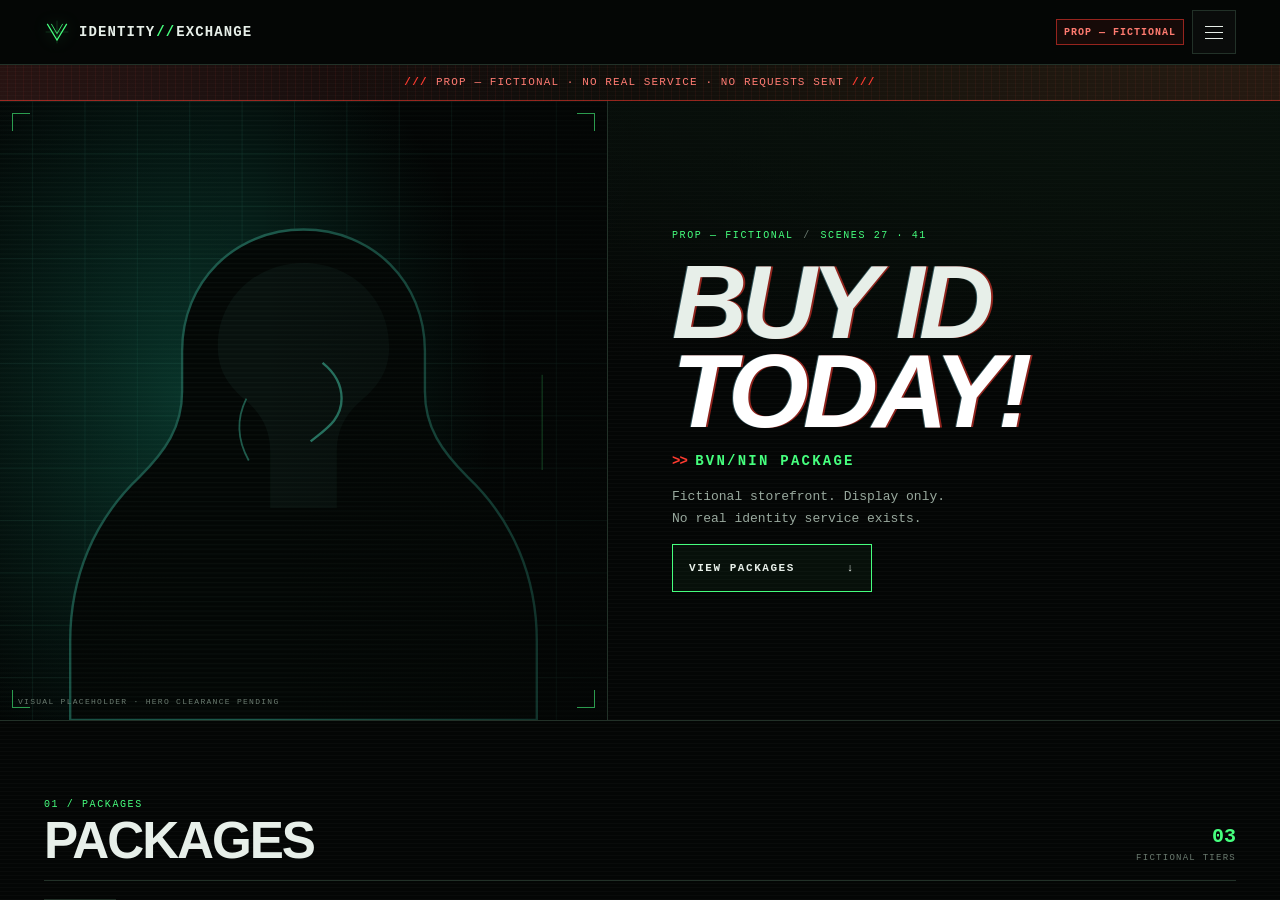
<file: prototypes/darkweb/index.html>
<!doctype html>
<html lang="en">
<head>
  <meta charset="utf-8">
  <meta name="viewport" content="width=device-width, initial-scale=1, viewport-fit=cover">
  <meta name="robots" content="noindex,nofollow">
  <meta name="apple-mobile-web-app-capable" content="yes">
  <meta name="apple-mobile-web-app-status-bar-style" content="black-translucent">
  <meta name="apple-mobile-web-app-title" content="Identity">
  <meta name="theme-color" content="#052844">
  <link rel="manifest" href="manifest.webmanifest">
  <title>Identity documents</title>
  <style>
    :root {
      color-scheme: dark;
      --ground: #052844;
      --surface: #0a3551;
      --line: rgba(215, 232, 236, .2);
      --bone: #edf0e9;
      --muted: #a9c0c7;
      --teal: #82b9b8;
      --steel: #b9c8ce;
    }

    * { box-sizing: border-box; }
    html, body { width: 100%; height: 100%; margin: 0; background: var(--ground); }
    html, body { overscroll-behavior: none; }
    body {
      color: var(--bone);
      font-family: -apple-system, BlinkMacSystemFont, "Segoe UI", sans-serif;
      -webkit-text-size-adjust: 100%;
      -webkit-tap-highlight-color: transparent;
      -webkit-touch-callout: none;
      touch-action: manipulation;
    }

    #app {
      display: flex;
      flex-direction: column;
      width: 100%;
      height: 100svh;
      height: 100dvh;
      padding: calc(10px + env(safe-area-inset-top, 0px)) 20px calc(12px + env(safe-area-inset-bottom, 0px));
      overflow: hidden;
      background:
        radial-gradient(110% 55% at 100% 0%, rgba(89, 153, 163, .16), transparent 72%),
        var(--ground);
    }

    .screen {
      display: none;
      flex: 1;
      min-height: 0;
      overflow: auto;
      overscroll-behavior: none;
      -webkit-overflow-scrolling: touch;
    }
    .screen.active { display: block; }

    .masthead {
      display: flex;
      align-items: center;
      justify-content: space-between;
      min-height: 42px;
      border-bottom: 1px solid var(--line);
      color: var(--muted);
      font-size: 12px;
      letter-spacing: .08em;
      text-transform: uppercase;
    }

    h1 {
      max-width: 12ch;
      margin: 24px 0 7px;
      color: var(--bone);
      font-size: clamp(30px, 8vw, 38px);
      line-height: 1.02;
      letter-spacing: -.045em;
    }
    .subtitle {
      margin: 0;
      color: var(--teal);
      font-size: 13px;
      letter-spacing: .12em;
      text-transform: uppercase;
    }
    .section-label {
      margin: 27px 0 8px;
      padding-bottom: 7px;
      border-bottom: 1px solid var(--line);
      color: var(--muted);
      font-size: 11px;
      letter-spacing: .1em;
      text-transform: uppercase;
    }
    .columns, .tier-head {
      display: grid;
      grid-template-columns: minmax(0, 1fr) auto;
      align-items: baseline;
      gap: 12px;
    }
    .columns {
      padding: 0 2px 5px;
      color: var(--muted);
      font-size: 10px;
      letter-spacing: .08em;
      text-transform: uppercase;
    }
    .tier {
      padding: 12px 2px;
      border-bottom: 1px solid var(--line);
    }
    .tier-name {
      color: var(--steel);
      font-size: 13px;
      letter-spacing: .08em;
    }
    .tier-price {
      color: var(--bone);
      font-variant-numeric: tabular-nums;
      font-size: 17px;
      white-space: nowrap;
    }
    .tier p {
      margin: 5px 0 0;
      color: var(--muted);
      font-size: 14px;
      line-height: 1.35;
    }
    .delivery {
      display: flex;
      justify-content: space-between;
      gap: 12px;
      margin-top: 17px;
      padding: 10px 2px;
      border-bottom: 1px solid var(--line);
      color: var(--muted);
      font-size: 11px;
      letter-spacing: .06em;
      text-transform: uppercase;
    }
    .delivery span:last-child { color: var(--bone); }

    .mirror {
      margin: 18px 0 3px;
      color: var(--muted);
      font-size: 11px;
      line-height: 1.55;
    }
    .mirror-label {
      display: block;
      margin-bottom: 4px;
      color: var(--teal);
      font-size: 11px;
      letter-spacing: .08em;
      text-transform: uppercase;
    }
    .mirror-address {
      display: block;
      color: var(--bone);
      font-family: ui-monospace, "SFMono-Regular", Menlo, Consolas, monospace;
      font-size: 14px;
      line-height: 1.65;
      overflow-wrap: anywhere;
      letter-spacing: .015em;
    }

    .scene-nav {
      display: flex;
      gap: 10px;
      margin: 18px 0 8px;
    }
    button {
      min-height: 44px;
      padding: 10px 13px;
      border: 1px solid var(--line);
      border-radius: 8px;
      background: rgba(255, 255, 255, .045);
      color: var(--bone);
      font: inherit;
      font-size: 12px;
      text-align: left;
      touch-action: manipulation;
      user-select: none;
      -webkit-user-select: none;
    }
    button:active { background: rgba(130, 185, 184, .2); }

    .social-head {
      display: flex;
      align-items: center;
      justify-content: space-between;
      min-height: 44px;
      border-bottom: 1px solid var(--line);
      font-size: 17px;
      font-weight: 650;
    }
    .profile {
      display: flex;
      align-items: center;
      gap: 16px;
      padding: 22px 0 14px;
    }
    .avatar {
      width: 68px;
      height: 68px;
      flex: 0 0 auto;
      border: 1px solid rgba(237, 240, 233, .55);
      border-radius: 50%;
      background: radial-gradient(circle at 70% 28%, #d0b28b 0 8%, transparent 9%), linear-gradient(145deg, #315a68, #172e3b 62%, #879b9d);
    }
    .profile-copy { font-size: 12px; line-height: 1.55; }
    .profile-copy strong { display: block; color: var(--bone); font-size: 14px; }
    .posts {
      display: grid;
      grid-template-columns: repeat(3, 1fr);
      gap: 3px;
      margin-top: 10px;
    }
    .post {
      aspect-ratio: 1;
      background:
        linear-gradient(160deg, transparent 35%, rgba(0, 0, 0, .5)),
        linear-gradient(35deg, #234250, #7a695e 45%, #c3ad8c);
    }
    .post:nth-child(3n + 2) { background: linear-gradient(155deg, #c2a777, #473b3b 55%, #142d3b); }
    .post:nth-child(3n) { background: linear-gradient(25deg, #152c39, #92775e 53%, #d4c2a2); }

    /*
     * Bartholomew Foundation
     * A separate, light institutional page. Tokens are scoped to this
     * screen so the market and Instagram scenes keep their dark treatment.
     */
    #app.foundation-open {
      padding: 0;
      background: #f2f3ef;
    }

    .foundation {
      --f-paper: #f2f3ef;
      --f-ink: #16262c;
      --f-muted: #51646a;
      --f-blue: #143b50;
      --f-blue-ink: #1e5069;
      --f-wash: #e4ebea;
      --f-rule: #d3dcd7;
      --f-white: #ffffff;
      color-scheme: light;
      background: var(--f-paper);
      color: var(--f-ink);
      font-family: ui-sans-serif, system-ui, -apple-system, "Segoe UI", sans-serif;
    }

    .foundation-shell {
      width: 100%;
      max-width: 1240px;
      margin-inline: auto;
      padding-inline: clamp(20px, 5vw, 48px);
    }

    .foundation-masthead {
      padding-top: calc(10px + env(safe-area-inset-top, 0px));
      background: var(--f-blue);
      color: var(--f-white);
    }
    .foundation-masthead .foundation-shell {
      display: grid;
      grid-template-columns: minmax(0, 1fr) auto;
      align-items: center;
      gap: 16px;
      min-height: 64px;
      padding-block: 12px;
    }
    .foundation-identity { min-width: 0; }
    .foundation-name {
      margin: 0;
      color: var(--f-white);
      font-size: clamp(1.0625rem, 1.8vw, 1.25rem);
      font-weight: 650;
      line-height: 1.2;
      letter-spacing: -.01em;
    }
    .foundation-sign {
      margin: 3px 0 0;
      color: #bfd0d5;
      font-size: .75rem;
      font-weight: 500;
      line-height: 1.4;
    }

    .foundation-back {
      min-width: 44px;
      min-height: 44px;
      padding: 8px 14px;
      border: 1px solid rgba(255, 255, 255, .48);
      border-radius: 4px;
      background: transparent;
      color: var(--f-white);
      font-size: .875rem;
      font-weight: 600;
      line-height: 1;
      text-align: center;
      cursor: pointer;
      transition: background-color 150ms ease-out, border-color 150ms ease-out;
    }
    @media (hover: hover) and (pointer: fine) {
      .foundation-back:hover {
        border-color: var(--f-white);
        background: rgba(255, 255, 255, .1);
      }
    }
    .foundation-back:active { background: rgba(255, 255, 255, .16); }

    .foundation-hero {
      display: grid;
      gap: 24px;
      padding-block: clamp(28px, 5vw, 56px) 0;
    }
    .foundation-hero-copy { min-width: 0; }
    .foundation h1 {
      max-width: 13ch;
      margin: 0;
      color: var(--f-ink);
      font-size: clamp(2.75rem, 8vw, 4.25rem);
      font-weight: 650;
      line-height: .98;
      letter-spacing: -.035em;
      text-wrap: balance;
    }
    .foundation-hero-media {
      margin: 0;
      overflow: hidden;
      border-radius: 4px;
      background: var(--f-wash);
      aspect-ratio: 4 / 3;
    }
    .foundation-hero-media img {
      display: block;
      width: 100%;
      height: 100%;
      object-fit: cover;
      object-position: 45% 50%;
    }

    .foundation-details {
      display: grid;
      gap: 32px;
      margin-top: clamp(32px, 5vw, 56px);
      padding-top: clamp(28px, 4vw, 40px);
      border-top: 1px solid var(--f-rule);
    }
    .foundation-section-title {
      margin: 0 0 8px;
      color: var(--f-blue-ink);
      font-size: .8125rem;
      font-weight: 650;
      line-height: 1.4;
      letter-spacing: .015em;
    }
    .foundation-trades {
      margin: 0;
      padding: 0;
      border-top: 1px solid var(--f-rule);
      list-style: none;
    }
    .foundation-trades li {
      padding: 15px 0;
      border-bottom: 1px solid var(--f-rule);
      color: var(--f-ink);
      font-size: clamp(1.125rem, 2.2vw, 1.375rem);
      font-weight: 550;
      line-height: 1.35;
    }
    .foundation-terms {
      align-self: start;
      padding: clamp(20px, 3vw, 28px);
      border: 1px solid var(--f-rule);
      border-radius: 4px;
      background: var(--f-wash);
    }
    .foundation-terms .foundation-section-title {
      margin-bottom: 12px;
      color: var(--f-blue);
    }
    .foundation-terms-line {
      margin: 0;
      color: var(--f-blue);
      font-size: clamp(1.375rem, 2.8vw, 1.875rem);
      font-weight: 650;
      line-height: 1.25;
      letter-spacing: -.015em;
      text-wrap: balance;
    }

    .foundation-close {
      display: grid;
      gap: 24px;
      margin-top: clamp(40px, 6vw, 64px);
      padding-top: clamp(28px, 4vw, 40px);
      border-top: 1px solid var(--f-rule);
    }
    .foundation-statement {
      max-width: 30ch;
      margin: 0;
      color: var(--f-blue);
      font-size: clamp(1.5rem, 3.4vw, 2.25rem);
      font-weight: 550;
      line-height: 1.22;
      letter-spacing: -.015em;
      text-wrap: balance;
    }
    .foundation-apply {
      width: 100%;
      max-width: 22rem;
      min-height: 52px;
      padding: 14px 24px;
      border: 1px solid var(--f-blue);
      border-radius: 4px;
      background: var(--f-blue);
      color: var(--f-white);
      font-size: 1rem;
      font-weight: 650;
      line-height: 1.2;
      text-align: center;
      cursor: pointer;
      transition: background-color 150ms ease-out, border-color 150ms ease-out, transform 100ms ease-out;
    }
    @media (hover: hover) and (pointer: fine) {
      .foundation-apply:hover {
        border-color: #0e2d3e;
        background: #0e2d3e;
      }
    }
    .foundation-apply:active {
      border-color: #0a2432;
      background: #0a2432;
      transform: translateY(1px);
    }

    .foundation-footer {
      display: flex;
      flex-wrap: wrap;
      justify-content: space-between;
      gap: 8px 24px;
      margin-top: clamp(48px, 7vw, 72px);
      padding-block: 20px calc(20px + env(safe-area-inset-bottom, 0px));
      border-top: 1px solid var(--f-rule);
      color: var(--f-muted);
      font-size: .75rem;
      line-height: 1.5;
    }
    .foundation-footer p { margin: 0; }

    .foundation-back:focus-visible {
      outline: 3px solid var(--f-white);
      outline-offset: 3px;
      box-shadow: 0 0 0 5px var(--f-blue);
    }
    .foundation-apply:focus-visible {
      outline: 3px solid var(--f-blue);
      outline-offset: 3px;
      box-shadow: 0 0 0 3px var(--f-white);
    }

    @media (min-width: 600px) {
      .foundation-hero-media { aspect-ratio: 16 / 9; }
    }
    @media (min-width: 900px) {
      .foundation-hero {
        grid-template-columns: minmax(0, 5fr) minmax(0, 7fr);
        align-items: end;
        gap: clamp(32px, 5vw, 64px);
      }
      .foundation-hero-copy { padding-bottom: 4px; }
      .foundation-hero-media { aspect-ratio: 3 / 2; }
      .foundation-details {
        grid-template-columns: minmax(0, 7fr) minmax(0, 5fr);
        gap: clamp(32px, 5vw, 64px);
      }
      .foundation-close {
        grid-template-columns: minmax(0, 1fr) auto;
        align-items: end;
        gap: 48px;
      }
      .foundation-apply {
        width: auto;
        max-width: none;
        min-width: 200px;
      }
    }
    @media (prefers-reduced-motion: reduce) {
      .foundation-back,
      .foundation-apply { transition: none; }
      .foundation-apply:active { transform: none; }
    }


  </style>
  <style>
    /*
     * Dark storefront (Scenes 27 / 41)
     * New rules are namespaced to #market or .market-*. Shared :root tokens,
     * the Instagram screen, and the Foundation screen are deliberately untouched.
     */
    #app:has(#market.active) {
      padding: 0;
      background: #040605;
    }

    #market {
      --market-bg: #040605;
      --market-bg-2: #070b09;
      --market-panel: #09100c;
      --market-panel-2: #0c1510;
      --market-line: #223128;
      --market-line-soft: rgba(161, 196, 171, .16);
      --market-text: #e7efe9;
      --market-muted: #99a99e;
      --market-dim: #6b7b70;
      --market-green: #46ff7e;
      --market-green-dim: #1a7f43;
      --market-red: #ff3b30;
      --market-cyan: #82d7ee;
      --market-gold: #ffc21a;
      --market-violet: #c879ff;
      --market-silver: #c7dde5;
      --market-mono: ui-monospace, "SFMono-Regular", "Cascadia Mono", Consolas, "Liberation Mono", monospace;
      --market-sans: -apple-system, BlinkMacSystemFont, "Segoe UI", Roboto, Helvetica, Arial, sans-serif;
      --market-shell: 1280px;
      --market-gutter: clamp(16px, 4.2vw, 44px);
      --market-chrome: calc(58px + env(safe-area-inset-top, 0px) + 36px);
      position: relative;
      isolation: isolate;
      width: 100%;
      min-height: 100%;
      padding: 0;
      overflow-x: hidden;
      scroll-padding-top: calc(64px + env(safe-area-inset-top, 0px));
      scrollbar-color: var(--market-line) transparent;
      scrollbar-width: thin;
      color-scheme: dark;
      color: var(--market-text);
      background:
        radial-gradient(110% 70% at 92% 2%, rgba(70, 255, 126, .07), transparent 62%),
        radial-gradient(80% 50% at 0% 18%, rgba(130, 215, 238, .055), transparent 64%),
        repeating-linear-gradient(0deg, rgba(255, 255, 255, .018) 0 1px, transparent 1px 4px),
        var(--market-bg);
      font-family: var(--market-mono);
      -webkit-text-size-adjust: 100%;
    }

    #market * { box-sizing: border-box; }
    #market [hidden] { display: none !important; }
    #market a { color: inherit; }
    #market button { font-family: var(--market-mono); }
    #market ::selection { background: var(--market-green); color: #041007; }
    #market :focus-visible {
      outline: 2px solid var(--market-green);
      outline-offset: 3px;
    }

    #market::-webkit-scrollbar { width: 6px; }
    #market::-webkit-scrollbar-track { background: transparent; }
    #market::-webkit-scrollbar-thumb { background: var(--market-line); }

    .market-skip {
      position: fixed;
      top: calc(8px + env(safe-area-inset-top, 0px));
      left: 8px;
      z-index: 90;
      width: 1px;
      height: 1px;
      padding: 0;
      overflow: hidden;
      clip-path: inset(50%);
      white-space: nowrap;
      background: var(--market-green);
      color: #041007;
      font-size: 12px;
      font-weight: 700;
      letter-spacing: .08em;
      text-decoration: none;
      text-transform: uppercase;
    }
    .market-skip:focus {
      width: auto;
      height: auto;
      min-height: 44px;
      padding: 12px 16px;
      overflow: visible;
      clip-path: none;
    }
    .market-skip:focus-visible { outline-color: var(--market-text); }

    .market-masthead {
      position: sticky;
      top: 0;
      z-index: 50;
      padding: calc(10px + env(safe-area-inset-top, 0px)) var(--market-gutter) 10px;
      border-bottom: 1px solid var(--market-line);
      background: #040605;
    }
    .market-masthead-row {
      display: flex;
      align-items: center;
      justify-content: space-between;
      gap: 12px;
      width: 100%;
      max-width: var(--market-shell);
      min-height: 38px;
      margin-inline: auto;
    }
    .market-brand {
      display: flex;
      align-items: center;
      min-width: 0;
      gap: 9px;
    }
    .market-brand-mark {
      width: 26px;
      height: 26px;
      flex: 0 0 auto;
      color: var(--market-green);
      filter: drop-shadow(0 0 8px rgba(70, 255, 126, .3));
    }
    .market-brand-word {
      color: var(--market-text);
      font-size: clamp(10px, 2.9vw, 14px);
      font-weight: 700;
      letter-spacing: .08em;
      white-space: nowrap;
    }
    .market-brand-sep {
      margin: 0 1px;
      color: var(--market-green);
    }
    .market-masthead-actions {
      display: flex;
      align-items: center;
      flex: 0 0 auto;
      gap: 8px;
    }
    .market-prop-chip {
      display: inline-flex;
      align-items: center;
      min-height: 26px;
      padding: 4px 7px;
      border: 1px solid rgba(255, 59, 48, .55);
      background: rgba(255, 59, 48, .07);
      color: #ff7b70;
      font-size: clamp(7px, 2.2vw, 10px);
      font-weight: 700;
      letter-spacing: .1em;
      white-space: nowrap;
    }
    .market-menu-toggle {
      position: relative;
      display: grid;
      width: 44px;
      height: 44px;
      min-height: 44px;
      padding: 0;
      place-items: center;
      border: 1px solid var(--market-line);
      border-radius: 0;
      background: rgba(255, 255, 255, .025);
      color: var(--market-text);
      cursor: pointer;
    }
    .market-menu-toggle:active { background: rgba(70, 255, 126, .12); }
    .market-menu-line {
      position: absolute;
      right: 12px;
      left: 12px;
      height: 1px;
      background: currentColor;
    }
    .market-menu-line:nth-child(1) { top: 15px; }
    .market-menu-line:nth-child(2) { top: 21px; }
    .market-menu-line:nth-child(3) { top: 27px; }
    .market-menu-toggle[aria-expanded="true"] .market-menu-line:nth-child(1) {
      top: 21px;
      transform: rotate(45deg);
    }
    .market-menu-toggle[aria-expanded="true"] .market-menu-line:nth-child(2) { opacity: 0; }
    .market-menu-toggle[aria-expanded="true"] .market-menu-line:nth-child(3) {
      top: 21px;
      transform: rotate(-45deg);
    }

    .market-menu {
      position: absolute;
      top: 100%;
      right: 0;
      left: 0;
      z-index: 60;
      padding: 6px var(--market-gutter) 14px;
      border-bottom: 1px solid var(--market-line);
      background: #060a08;
      box-shadow: 0 18px 40px rgba(0, 0, 0, .5);
    }
    .market-menu a {
      display: flex;
      align-items: center;
      justify-content: space-between;
      gap: 16px;
      min-height: 48px;
      border-bottom: 1px solid var(--market-line-soft);
      color: var(--market-text);
      font-size: 12px;
      letter-spacing: .12em;
      text-decoration: none;
      text-transform: uppercase;
    }
    .market-menu a:last-child { border-bottom: 0; }
    .market-menu a::after {
      content: "→";
      color: var(--market-green);
      font-size: 14px;
    }

    .market-notice {
      display: block;
      padding: 9px var(--market-gutter);
      border-bottom: 1px solid rgba(255, 59, 48, .55);
      background:
        repeating-linear-gradient(90deg, transparent 0 7px, rgba(255, 59, 48, .06) 7px 8px),
        linear-gradient(90deg, rgba(255, 59, 48, .12), rgba(255, 59, 48, .035) 45%, rgba(255, 59, 48, .12));
      color: #ff7b72;
      font-size: clamp(8px, 2.5vw, 11px);
      letter-spacing: .1em;
      line-height: 1.5;
      text-align: center;
      text-transform: uppercase;
    }
    .market-notice-text::before,
    .market-notice-text::after {
      color: var(--market-red);
      font-weight: 700;
      letter-spacing: .12em;
    }
    .market-notice-text::before { content: "/// "; }
    .market-notice-text::after { content: " ///"; }

    .market-hero {
      display: grid;
      grid-template-columns: minmax(0, 1fr);
      border-bottom: 1px solid var(--market-line);
      background: linear-gradient(180deg, rgba(9, 16, 12, .6), transparent 42%);
    }
    .market-hero-media {
      position: relative;
      min-height: 230px;
      margin: 0;
      overflow: hidden;
      border-bottom: 1px solid var(--market-line);
      background: #020504;
    }
    .market-hero-art {
      display: block;
      width: 100%;
      height: 100%;
      min-height: 230px;
    }
    .market-hero-media::after {
      content: "";
      position: absolute;
      inset: 0;
      z-index: 1;
      background: linear-gradient(90deg, rgba(4, 6, 5, .16), transparent 42%, rgba(4, 6, 5, .58));
      pointer-events: none;
    }
    .market-scan {
      position: absolute;
      top: -45%;
      right: 0;
      left: 0;
      z-index: 2;
      height: 38%;
      background: linear-gradient(180deg, transparent, rgba(70, 255, 126, .16) 35%, rgba(130, 215, 238, .12) 55%, transparent);
      opacity: 0;
      transform: translate3d(0, -20%, 0);
      animation: market-scan 12s linear infinite;
      mix-blend-mode: screen;
      pointer-events: none;
      will-change: transform, opacity;
    }
    @keyframes market-scan {
      0% { transform: translate3d(0, -80%, 0); opacity: 0; }
      8% { opacity: .55; }
      45% { opacity: .3; }
      92% { opacity: .55; }
      100% { transform: translate3d(0, 380%, 0); opacity: 0; }
    }
    .market-hero-corner {
      position: absolute;
      z-index: 3;
      width: 18px;
      height: 18px;
      border-color: rgba(70, 255, 126, .6);
      border-style: solid;
      pointer-events: none;
    }
    .market-hero-corner--tl { top: 12px; left: 12px; border-width: 1px 0 0 1px; }
    .market-hero-corner--tr { top: 12px; right: 12px; border-width: 1px 1px 0 0; }
    .market-hero-corner--bl { bottom: 12px; left: 12px; border-width: 0 0 1px 1px; }
    .market-hero-corner--br { right: 12px; bottom: 12px; border-width: 0 1px 1px 0; }
    .market-hero-caption {
      position: absolute;
      bottom: 14px;
      left: 18px;
      z-index: 3;
      color: var(--market-dim);
      font-size: 8px;
      letter-spacing: .16em;
      text-transform: uppercase;
    }

    .market-hero-copy {
      display: flex;
      flex-direction: column;
      align-items: flex-start;
      justify-content: center;
      gap: 15px;
      min-width: 0;
      padding: clamp(24px, 5vw, 58px) var(--market-gutter);
    }
    .market-kicker {
      margin: 0;
      color: var(--market-green);
      font-size: 10px;
      letter-spacing: .16em;
      line-height: 1.5;
      text-transform: uppercase;
    }
    .market-kicker span {
      padding: 0 2px;
      color: var(--market-dim);
    }
    #market h1 {
      max-width: 9ch;
      margin: 0;
      color: var(--market-text);
      font-family: var(--market-sans);
      font-size: clamp(3rem, 10.5vw, 6.5rem);
      font-style: italic;
      font-weight: 900;
      line-height: .86;
      letter-spacing: -.055em;
      text-transform: uppercase;
      text-wrap: balance;
      text-shadow: 2px 0 rgba(255, 59, 48, .55), -1px 0 rgba(130, 215, 238, .35);
    }
    #market h1 span { color: #ffffff; }
    .market-subtitle {
      display: flex;
      align-items: center;
      gap: 8px;
      margin: 0;
      color: var(--market-green);
      font-size: clamp(10px, 2.8vw, 14px);
      font-weight: 700;
      letter-spacing: .16em;
      line-height: 1.4;
      text-transform: uppercase;
    }
    .market-subtitle::before {
      content: ">>";
      color: var(--market-red);
      letter-spacing: -.06em;
    }
    .market-hero-note {
      max-width: 36ch;
      margin: 0;
      color: var(--market-muted);
      font-size: clamp(11px, 2.8vw, 13px);
      line-height: 1.65;
    }
    .market-hero-cta {
      display: inline-flex;
      align-items: center;
      justify-content: space-between;
      gap: 18px;
      min-width: 200px;
      min-height: 48px;
      padding: 10px 16px;
      border: 1px solid var(--market-green);
      background: rgba(70, 255, 126, .04);
      color: var(--market-green);
      font-size: 11px;
      font-weight: 700;
      letter-spacing: .14em;
      text-decoration: none;
      text-transform: uppercase;
    }
    .market-hero-cta:active { background: rgba(70, 255, 126, .16); }

    .market-section {
      padding: clamp(38px, 7vw, 72px) var(--market-gutter);
      border-bottom: 1px solid var(--market-line);
    }
    .market-section-inner,
    .market-panel-inner,
    .market-footer-inner {
      width: 100%;
      max-width: var(--market-shell);
      margin-inline: auto;
    }
    .market-section-bar {
      display: flex;
      align-items: flex-end;
      justify-content: space-between;
      gap: 16px;
      padding-bottom: 14px;
      border-bottom: 1px solid var(--market-line);
    }
    .market-section h2,
    .market-panel h2 {
      margin: 5px 0 0;
      color: var(--market-text);
      font-family: var(--market-sans);
      font-size: clamp(1.8rem, 5vw, 3.2rem);
      font-weight: 850;
      line-height: .95;
      letter-spacing: -.04em;
      text-transform: uppercase;
    }
    .market-package-count {
      margin: 0;
      color: var(--market-dim);
      font-size: 9px;
      letter-spacing: .14em;
      line-height: 1.5;
      text-align: right;
      text-transform: uppercase;
      white-space: nowrap;
    }
    .market-package-count strong {
      display: block;
      color: var(--market-green);
      font-size: 20px;
      font-weight: 700;
      letter-spacing: 0;
    }
    .market-filter-bar {
      display: flex;
      flex-direction: column;
      gap: 10px;
      margin-top: 18px;
    }
    .market-filters {
      display: flex;
      flex-wrap: wrap;
      gap: 6px;
    }
    .market-filter {
      min-height: 44px;
      padding: 10px 12px;
      border: 1px solid transparent;
      border-bottom-color: var(--market-line);
      border-radius: 0;
      background: transparent;
      color: var(--market-muted);
      font-size: 10px;
      font-weight: 700;
      letter-spacing: .12em;
      line-height: 1;
      text-align: center;
      text-transform: uppercase;
      cursor: pointer;
    }
    .market-filter::before { content: "["; color: var(--market-dim); margin-right: 5px; }
    .market-filter::after { content: "]"; color: var(--market-dim); margin-left: 5px; }
    .market-filter[aria-pressed="true"] {
      border-color: var(--market-line);
      background: rgba(70, 255, 126, .06);
      box-shadow: inset 0 -2px 0 var(--market-green);
      color: var(--market-green);
    }
    .market-filter[aria-pressed="true"]::before,
    .market-filter[aria-pressed="true"]::after { color: var(--market-green); }
    .market-filter-status {
      min-height: 16px;
      margin: 0;
      color: var(--market-dim);
      font-size: 9px;
      letter-spacing: .1em;
      text-transform: uppercase;
    }

    .market-package-list {
      display: grid;
      gap: 12px;
      margin-top: 20px;
    }
    .market-card {
      --tier: var(--market-silver);
      --tier-glow: rgba(199, 221, 229, .09);
      position: relative;
      display: grid;
      grid-template-columns: 56px minmax(0, 1fr);
      align-items: center;
      gap: 12px 14px;
      padding: 15px 14px 14px;
      border: 1px solid var(--market-line);
      background:
        linear-gradient(100deg, var(--tier-glow), transparent 48%),
        rgba(6, 11, 8, .72);
    }
    .market-card--silver { --tier: var(--market-silver); --tier-glow: rgba(199, 221, 229, .09); }
    .market-card--gold { --tier: var(--market-gold); --tier-glow: rgba(255, 194, 26, .08); }
    .market-card--platinum { --tier: var(--market-violet); --tier-glow: rgba(200, 121, 255, .09); }
    .market-card::before {
      content: "";
      position: absolute;
      top: -1px;
      bottom: -1px;
      left: -1px;
      width: 3px;
      background: var(--tier);
    }
    .market-card-icon {
      display: grid;
      width: 56px;
      height: 56px;
      place-items: center;
      border: 1px solid var(--market-line);
      background: var(--tier-glow);
      color: var(--tier);
    }
    .market-card-icon svg { width: 30px; height: 30px; }
    .market-card-copy { min-width: 0; }
    .market-card-index {
      margin: 0 0 4px;
      color: var(--market-dim);
      font-size: 9px;
      letter-spacing: .14em;
      text-transform: uppercase;
    }
    .market-card-title {
      margin: 0;
      color: var(--tier);
      font-family: var(--market-sans);
      font-size: clamp(1.45rem, 4vw, 2.1rem);
      font-weight: 900;
      line-height: 1;
      letter-spacing: -.02em;
      text-transform: uppercase;
    }
    .market-card-desc {
      margin: 6px 0 0;
      color: var(--market-muted);
      font-size: clamp(11px, 2.6vw, 13px);
      line-height: 1.5;
    }
    .market-card-buy {
      display: flex;
      grid-column: 1 / -1;
      align-items: center;
      justify-content: space-between;
      gap: 12px;
      padding-top: 12px;
      border-top: 1px solid var(--market-line-soft);
    }
    .market-card-price {
      margin: 0;
      color: var(--market-text);
      font-size: clamp(1.5rem, 5vw, 2.2rem);
      font-weight: 700;
      line-height: 1;
      letter-spacing: -.06em;
      white-space: nowrap;
      font-variant-numeric: tabular-nums;
    }
    .market-access {
      min-width: 44px;
      min-height: 44px;
      padding: 10px 13px;
      border: 1px solid var(--tier);
      border-radius: 0;
      background: transparent;
      color: var(--tier);
      font-size: 10px;
      font-weight: 700;
      letter-spacing: .1em;
      line-height: 1.2;
      text-align: center;
      text-transform: uppercase;
      white-space: nowrap;
      cursor: pointer;
    }
    .market-access:active { background: var(--tier-glow); }

    .market-lower {
      display: grid;
      gap: 1px;
      border-bottom: 1px solid var(--market-line);
      background: var(--market-line);
    }
    .market-panel {
      padding: clamp(26px, 5vw, 46px) var(--market-gutter);
      background: var(--market-bg-2);
    }
    .market-panel-head {
      display: flex;
      align-items: center;
      justify-content: space-between;
      gap: 12px;
      padding-bottom: 12px;
      border-bottom: 1px solid var(--market-line-soft);
    }
    .market-panel h2 {
      margin: 0;
      color: var(--market-green);
      font-family: var(--market-mono);
      font-size: 11px;
      font-weight: 700;
      letter-spacing: .14em;
      line-height: 1.4;
    }
    .market-status-dot {
      width: 8px;
      height: 8px;
      flex: 0 0 auto;
      border-radius: 50%;
      background: var(--market-green);
      box-shadow: 0 0 10px rgba(70, 255, 126, .65);
    }
    .market-panel-index {
      color: var(--market-dim);
      font-size: 9px;
      letter-spacing: .14em;
    }
    .market-status-list { margin: 14px 0 0; }
    .market-status-list div {
      display: flex;
      justify-content: space-between;
      gap: 18px;
      padding: 11px 0;
      border-bottom: 1px solid var(--market-line-soft);
    }
    .market-status-list div:last-child { border-bottom: 0; }
    .market-status-list dt {
      color: var(--market-dim);
      font-size: 10px;
      letter-spacing: .1em;
    }
    .market-status-list dd {
      margin: 0;
      color: var(--market-text);
      font-size: 12px;
      text-align: right;
    }
    .market-notice-copy {
      max-width: 48ch;
      margin: 18px 0 0;
      color: var(--market-text);
      font-size: clamp(13px, 2.8vw, 15px);
      line-height: 1.7;
    }
    .market-notice-foot {
      margin: 12px 0 0;
      color: var(--market-dim);
      font-size: 9px;
      letter-spacing: .1em;
      text-transform: uppercase;
    }

    .market-footer {
      padding: 30px var(--market-gutter) calc(24px + env(safe-area-inset-bottom, 0px));
      border-top: 1px solid var(--market-line);
      background: #030504;
    }
    .market-footer-inner {
      display: flex;
      flex-direction: column;
      gap: 22px;
    }
    .market-mirror-block { min-width: 0; }
    .market-footer-label {
      margin: 0 0 7px;
      color: var(--market-green);
      font-size: 10px;
      letter-spacing: .16em;
      text-transform: uppercase;
    }
    .market-mirror-address {
      display: block;
      color: var(--market-text);
      font-family: var(--market-mono);
      font-size: clamp(9.5px, 2.45vw, 14px);
      letter-spacing: 0;
      line-height: 1.75;
      overflow-wrap: break-word;
      word-break: normal;
    }
    .market-mirror-note {
      margin: 6px 0 0;
      color: var(--market-dim);
      font-size: 9px;
      letter-spacing: .1em;
      text-transform: uppercase;
    }
    .market-footer-meta {
      display: flex;
      flex-wrap: wrap;
      justify-content: space-between;
      gap: 8px 20px;
      padding-top: 16px;
      border-top: 1px solid var(--market-line-soft);
      color: var(--market-dim);
      font-size: 9px;
      letter-spacing: .12em;
      text-transform: uppercase;
    }
    .market-footer-prop {
      padding: 4px 6px;
      border: 1px solid rgba(255, 59, 48, .55);
      color: #ff7b70;
    }

    .market-dialog {
      width: min(420px, calc(100vw - 32px));
      max-width: none;
      margin: auto;
      padding: 0;
      border: 1px solid var(--market-green);
      border-radius: 0;
      background: #070c09;
      color: var(--market-text);
      box-shadow: 0 0 0 1px rgba(70, 255, 126, .14), 0 30px 80px rgba(0, 0, 0, .8);
    }
    .market-dialog::backdrop {
      background: rgba(0, 0, 0, .78);
      backdrop-filter: blur(3px);
    }
    .market-dialog-inner { padding: 22px; }
    .market-dialog-kicker {
      margin: 0 0 12px;
      color: #ff7b70;
      font-size: 9px;
      letter-spacing: .16em;
      text-transform: uppercase;
    }
    .market-dialog h2 {
      margin: 0;
      color: var(--market-text);
      font-family: var(--market-sans);
      font-size: clamp(1.6rem, 5vw, 2.2rem);
      font-weight: 850;
      line-height: .98;
      letter-spacing: -.03em;
      text-transform: uppercase;
    }
    .market-dialog p {
      margin: 14px 0 0;
      color: var(--market-muted);
      font-size: 13px;
      line-height: 1.65;
    }
    .market-dialog-close {
      width: 100%;
      min-height: 44px;
      margin-top: 20px;
      padding: 11px 16px;
      border: 1px solid var(--market-green);
      border-radius: 0;
      background: var(--market-green);
      color: #041007;
      font-size: 11px;
      font-weight: 700;
      letter-spacing: .12em;
      text-align: center;
      text-transform: uppercase;
      cursor: pointer;
    }
    .market-dialog-close:active { background: #baffcd; }

    @media (hover: hover) and (pointer: fine) {
      .market-hero-cta:hover,
      .market-access:hover {
        background: var(--market-green);
        color: #041007;
      }
      .market-access:hover {
        border-color: var(--market-green);
      }
      .market-filter:hover {
        border-color: var(--market-line);
        color: var(--market-text);
      }
      .market-menu-toggle:hover {
        border-color: rgba(70, 255, 126, .5);
      }
      .market-menu a:hover { color: var(--market-green); }
    }

    @media (min-width: 720px) {
      .market-hero {
        grid-template-columns: minmax(0, .95fr) minmax(0, 1.05fr);
        min-height: min(calc(100svh - var(--market-chrome)), 620px);
      }
      .market-hero-media {
        min-height: 100%;
        border-right: 1px solid var(--market-line);
        border-bottom: 0;
      }
      .market-hero-art { height: 100%; }
      .market-hero-copy { padding: clamp(32px, 5vw, 64px); }
      .market-menu {
        right: var(--market-gutter);
        left: auto;
        width: min(360px, calc(100vw - 2 * var(--market-gutter)));
        padding: 8px 14px 12px;
        border: 1px solid var(--market-line);
      }
      .market-package-list { gap: 14px; }
      .market-card {
        grid-template-columns: 68px minmax(0, 1fr) auto;
        gap: 18px;
        padding: 18px;
      }
      .market-card-buy {
        grid-column: auto;
        flex-direction: column;
        align-items: flex-end;
        padding-top: 0;
        border-top: 0;
      }
      .market-lower { grid-template-columns: minmax(0, 1fr) minmax(0, 1fr); }
      .market-footer-inner {
        flex-direction: row;
        align-items: flex-start;
        justify-content: space-between;
        gap: 32px;
      }
      .market-footer-meta {
        flex-direction: column;
        align-items: flex-end;
        padding-top: 0;
        border-top: 0;
        text-align: right;
      }
    }

    @media (min-width: 1024px) {
      .market-section { padding-block: clamp(52px, 6vw, 78px); }
      .market-hero-copy { padding-inline: clamp(48px, 5vw, 88px); }
      .market-card {
        grid-template-columns: 84px minmax(0, 1fr) auto;
        gap: 24px;
        padding: 22px 24px;
      }
      .market-card-icon { width: 72px; height: 72px; }
      .market-card-icon svg { width: 36px; height: 36px; }
    }

    @media (min-width: 720px) and (max-height: 600px) {
      #market h1 { font-size: clamp(2.4rem, 7vw, 3.4rem); }
      .market-hero-copy { gap: 10px; padding-block: 24px; }
      .market-hero-note { font-size: 11px; }
    }

    @media (max-width: 359px) {
      .market-masthead-row { gap: 8px; }
      .market-brand { gap: 7px; }
      .market-brand-word { font-size: 9px; letter-spacing: .04em; }
      .market-masthead-actions { gap: 6px; }
      .market-prop-chip {
        padding: 3px 5px;
        font-size: 6px;
        letter-spacing: .06em;
      }
    }

    @media (prefers-reduced-motion: reduce) {
      .market-scan {
        animation: none;
        opacity: .24;
        transform: translate3d(0, 45%, 0);
      }
    }
  </style>
</head>
<body>
  <main id="app">
    <section class="screen active" id="market" aria-labelledby="market-title">
      <a class="market-skip" href="#market-packages">Skip to packages</a>

      <header class="market-masthead">
        <div class="market-masthead-row">
          <div class="market-brand">
            <svg class="market-brand-mark" viewBox="0 0 32 32" aria-hidden="true" focusable="false">
              <path d="M4 6l12 20L28 6" fill="none" stroke="currentColor" stroke-width="1.5"/>
              <path d="M9 6l7 12 7-12" fill="none" stroke="currentColor" stroke-width="1"/>
              <path d="M16 2v28M2 16h28" fill="none" stroke="currentColor" stroke-width=".6" opacity=".35"/>
            </svg>
            <span class="market-brand-word">IDENTITY<span class="market-brand-sep">//</span>EXCHANGE</span>
          </div>
          <div class="market-masthead-actions">
            <span class="market-prop-chip">PROP — FICTIONAL</span>
            <button class="market-menu-toggle" id="market-menu-toggle" type="button" aria-expanded="false" aria-controls="market-menu" aria-label="Open menu">
              <span class="market-menu-line" aria-hidden="true"></span>
              <span class="market-menu-line" aria-hidden="true"></span>
              <span class="market-menu-line" aria-hidden="true"></span>
            </button>
          </div>
        </div>
        <nav class="market-menu" id="market-menu" aria-label="Storefront sections" hidden>
          <a href="#market-packages">Packages</a>
          <a href="#market-status">Prop status</a>
          <a href="#market-mirror">Mirror</a>
        </nav>
      </header>

      <div class="market-notice" role="note">
        <span class="market-notice-text">PROP — FICTIONAL · NO REAL SERVICE · NO REQUESTS SENT</span>
      </div>

      <section class="market-hero" aria-labelledby="market-title">
        <figure class="market-hero-media">
          <svg class="market-hero-art" viewBox="0 0 720 520" preserveAspectRatio="xMidYMid slice" aria-hidden="true" focusable="false">
            <defs>
              <pattern id="market-hero-grid" width="44" height="44" patternUnits="userSpaceOnUse">
                <path d="M44 0H0v44" fill="none" stroke="#12332a" stroke-width="1"/>
              </pattern>
              <radialGradient id="market-hero-glow" cx="50%" cy="50%" r="50%">
                <stop offset="0" stop-color="#0d5c4a" stop-opacity=".55"/>
                <stop offset="1" stop-color="#0d5c4a" stop-opacity="0"/>
              </radialGradient>
              <pattern id="market-hero-lines" width="4" height="4" patternUnits="userSpaceOnUse">
                <rect width="4" height="1" fill="#c7f7df" opacity=".06"/>
              </pattern>
            </defs>
            <rect width="720" height="520" fill="#020504"/>
            <rect width="720" height="520" fill="url(#market-hero-grid)" opacity=".7"/>
            <ellipse cx="258" cy="250" rx="260" ry="340" fill="url(#market-hero-glow)"/>
            <rect x="40" y="60" width="1" height="400" fill="#2b7a64" opacity=".6"/>
            <rect x="656" y="60" width="1" height="400" fill="#2b7a64" opacity=".3"/>
            <g fill="none" stroke="#2b7a64" opacity=".45">
              <path d="M60 92h44M60 92v44"/>
              <path d="M660 92h-44M660 92v44"/>
              <path d="M60 428h44M60 428v-44"/>
              <path d="M660 428h-44M660 428v-44"/>
            </g>
            <g>
              <path d="M360 108c-58 0-102 44-102 102v34c0 30-14 50-36 72-38 36-58 84-58 138v66h392v-66c0-54-20-102-58-138-22-22-36-42-36-72v-34c0-58-44-102-102-102z" fill="#030705" stroke="#1c5a4c" stroke-width="2"/>
              <path d="M360 136c-40 0-72 30-72 70 0 22 10 34 24 46 14 12 20 26 20 42v48h56v-48c0-16 6-30 20-42 14-12 24-24 24-46 0-40-32-70-72-70z" fill="#08110e"/>
              <path d="M376 220c10 8 16 18 16 30 0 18-14 26-26 36" fill="none" stroke="#2a7d69" stroke-width="2"/>
              <path d="M312 250c-8 16-8 34 2 52" fill="none" stroke="#2a7d69" stroke-width="1.5" opacity=".7"/>
            </g>
            <rect width="720" height="520" fill="url(#market-hero-lines)" opacity=".55"/>
            <rect x="560" y="230" width="1" height="80" fill="#46ff7e" opacity=".4"/>
          </svg>
          <span class="market-scan" aria-hidden="true"></span>
          <span class="market-hero-corner market-hero-corner--tl" aria-hidden="true"></span>
          <span class="market-hero-corner market-hero-corner--tr" aria-hidden="true"></span>
          <span class="market-hero-corner market-hero-corner--bl" aria-hidden="true"></span>
          <span class="market-hero-corner market-hero-corner--br" aria-hidden="true"></span>
          <figcaption class="market-hero-caption">Visual placeholder · hero clearance pending</figcaption>
        </figure>
        <div class="market-hero-copy">
          <p class="market-kicker">PROP — FICTIONAL <span>/</span> SCENES 27 · 41</p>
          <h1 id="market-title">BUY ID<br><span>TODAY!</span></h1>
          <p class="market-subtitle">BVN/NIN PACKAGE</p>
          <p class="market-hero-note">Fictional storefront. Display only. No real identity service exists.</p>
          <a class="market-hero-cta" href="#market-packages">View packages <span aria-hidden="true">↓</span></a>
        </div>
      </section>

      <section class="market-section" id="market-packages" tabindex="-1" data-menu-target aria-labelledby="market-packages-title">
        <div class="market-section-inner">
          <div class="market-section-bar">
            <div>
              <p class="market-kicker">01 / Packages</p>
              <h2 id="market-packages-title">Packages</h2>
            </div>
            <p class="market-package-count"><strong>03</strong>Fictional tiers</p>
          </div>

          <div class="market-filter-bar">
            <div class="market-filters" role="group" aria-label="Filter packages by tier">
              <button class="market-filter" type="button" data-filter="all" aria-pressed="true" aria-label="All">All</button>
              <button class="market-filter" type="button" data-filter="silver" aria-pressed="false" aria-label="Silver">Silver</button>
              <button class="market-filter" type="button" data-filter="gold" aria-pressed="false" aria-label="Gold">Gold</button>
              <button class="market-filter" type="button" data-filter="platinum" aria-pressed="false" aria-label="Platinum">Platinum</button>
            </div>
            <p class="market-filter-status" id="market-filter-status" role="status" aria-live="polite">Showing all 3 packages.</p>
          </div>

          <div class="market-package-list">
            <article class="market-card market-card--silver" data-tier="silver" aria-labelledby="market-silver-title">
              <div class="market-card-icon" aria-hidden="true">
                <svg viewBox="0 0 32 32" fill="none" stroke="currentColor" stroke-width="1.5" focusable="false">
                  <circle cx="11" cy="11" r="5"/>
                  <path d="M15 15l11 11M22 22l3-3M19 19l3-3"/>
                </svg>
              </div>
              <div class="market-card-copy">
                <p class="market-card-index">01 / 03</p>
                <h3 class="market-card-title" id="market-silver-title">SILVER</h3>
                <p class="market-card-desc">Replace a Dead Person</p>
              </div>
              <div class="market-card-buy">
                <p class="market-card-price">$5,000</p>
                <button class="market-access" type="button" data-access="silver" aria-label="Request access — Silver package">Request access</button>
              </div>
            </article>

            <article class="market-card market-card--gold" data-tier="gold" aria-labelledby="market-gold-title">
              <div class="market-card-icon" aria-hidden="true">
                <svg viewBox="0 0 32 32" fill="none" stroke="currentColor" stroke-width="1.5" focusable="false">
                  <path d="M5 24h22M6 11l5 6 5-9 5 9 5-6 2 13H4z"/>
                </svg>
              </div>
              <div class="market-card-copy">
                <p class="market-card-index">02 / 03</p>
                <h3 class="market-card-title" id="market-gold-title">GOLD</h3>
                <p class="market-card-desc">a new one created for you</p>
              </div>
              <div class="market-card-buy">
                <p class="market-card-price">$15,000</p>
                <button class="market-access" type="button" data-access="gold" aria-label="Request access — Gold package">Request access</button>
              </div>
            </article>

            <article class="market-card market-card--platinum" data-tier="platinum" aria-labelledby="market-platinum-title">
              <div class="market-card-icon" aria-hidden="true">
                <svg viewBox="0 0 32 32" fill="none" stroke="currentColor" stroke-width="1.5" focusable="false">
                  <path d="M16 3l11 9-11 17L5 12zM5 12h22M16 3l-5 9 5 17 5-17"/>
                </svg>
              </div>
              <div class="market-card-copy">
                <p class="market-card-index">03 / 03</p>
                <h3 class="market-card-title" id="market-platinum-title">PLATINUM</h3>
                <p class="market-card-desc">delete old one and create new one</p>
              </div>
              <div class="market-card-buy">
                <p class="market-card-price">$50,000</p>
                <button class="market-access" type="button" data-access="platinum" aria-label="Request access — Platinum package">Request access</button>
              </div>
            </article>
          </div>
        </div>
      </section>

      <section class="market-lower" aria-label="Prop information">
        <section class="market-panel" id="market-status" tabindex="-1" data-menu-target aria-labelledby="market-status-title">
          <div class="market-panel-inner">
            <div class="market-panel-head">
              <h2 id="market-status-title">Prop status</h2>
              <span class="market-status-dot" aria-hidden="true"></span>
            </div>
            <dl class="market-status-list">
              <div><dt>Page</dt><dd>Scenes 27 / 41</dd></div>
              <div><dt>Mode</dt><dd>Static prop</dd></div>
              <div><dt>Requests</dt><dd>None sent</dd></div>
              <div><dt>Network</dt><dd>Local only</dd></div>
            </dl>
          </div>
        </section>

        <section class="market-panel" aria-labelledby="market-notice-title">
          <div class="market-panel-inner">
            <div class="market-panel-head">
              <h2 id="market-notice-title">Prop notice</h2>
              <span class="market-panel-index" aria-hidden="true">A / 01</span>
            </div>
            <p class="market-notice-copy">This is a fictional film prop. No identity data is collected. No request leaves this page.</p>
            <p class="market-notice-foot">All controls are local simulations.</p>
          </div>
        </section>
      </section>

      <footer class="market-footer" id="market-mirror" tabindex="-1" data-menu-target>
        <div class="market-footer-inner">
          <div class="market-mirror-block">
            <p class="market-footer-label">Mirror</p>
            <!-- A v3 address ends in d because the final base32 character encodes version byte 0x03. Prop text only. -->
            <code class="market-mirror-address" data-address="abcdefghijklmnopqrstuvwxyz234567abcdefghijklmnopqrstuvwd">abcdefghijklmnopqrstuvwxyz23<wbr>4567abcdefghijklmnopqrstuvwd.onion</code>
            <p class="market-mirror-note">Text only. Not a live address.</p>
          </div>
          <div class="market-footer-meta">
            <span class="market-footer-prop">PROP — FICTIONAL</span>
            <span>Scenes 27 · 41</span>
          </div>
        </div>
      </footer>

      <dialog class="market-dialog" id="market-dialog" aria-labelledby="market-dialog-title" aria-describedby="market-dialog-desc">
        <div class="market-dialog-inner">
          <p class="market-dialog-kicker">PROP — FICTIONAL</p>
          <h2 id="market-dialog-title">Simulation notice</h2>
          <p id="market-dialog-desc">Prop simulation only. No request was sent.</p>
          <button class="market-dialog-close" type="button" data-dialog-close>Close</button>
        </div>
      </dialog>
    </section>

    <section class="screen" id="instagram" aria-label="Magnificent's Instagram page">
      <header class="social-head"><span>Instagram</span><button type="button" data-screen="market">Back</button></header>
      <div class="profile">
        <div class="avatar" aria-hidden="true"></div>
        <div class="profile-copy"><strong>Magnificent</strong>Posts of him partying and living the good life.</div>
      </div>
      <div class="posts" aria-label="Party photographs"><div class="post"></div><div class="post"></div><div class="post"></div><div class="post"></div><div class="post"></div><div class="post"></div></div>
      <nav class="scene-nav" aria-label="Scene pages">
        <button type="button" data-screen="foundation">Bartholomew Foundation</button>
      </nav>
    </section>

    <section class="screen foundation" id="foundation" aria-labelledby="foundation-name">
      <header class="foundation-masthead">
        <div class="foundation-shell">
          <div class="foundation-identity">
            <p class="foundation-name" id="foundation-name">Bartholomew Foundation</p>
            <p class="foundation-sign">Reform · Mentor · Equip · Reintegrate</p>
          </div>
          <button class="foundation-back" type="button" data-screen="instagram" aria-label="Back to Instagram">Back</button>
        </div>
      </header>

      <div class="foundation-shell">
        <div class="foundation-hero">
          <div class="foundation-hero-copy">
            <h1>Learn a trade.</h1>
          </div>
          <figure class="foundation-hero-media">
            <!-- The source is wider than the crop box; sizes describes the cover-painted width. -->
            <img src="foundation-hero.jpg"
                 srcset="foundation-hero-900.jpg 900w, foundation-hero.jpg 1800w"
                 sizes="(min-width: 1240px) 1140px, (min-width: 900px) 92vw, (min-width: 600px) 137vw, 190vw"
                 width="1800" height="666"
                 alt="A group of young adults outdoors around an open laptop, with palm trees and a waterfront bridge behind them."
                 fetchpriority="high" decoding="async">
          </figure>
        </div>

        <div class="foundation-details">
          <section aria-labelledby="foundation-trades-title">
            <h2 class="foundation-section-title" id="foundation-trades-title">Trades</h2>
            <ul class="foundation-trades">
              <li>Carpentry</li>
              <li>Electrical Work</li>
              <li>Agricultural Extension</li>
            </ul>
          </section>
          <section class="foundation-terms" aria-labelledby="foundation-terms-title">
            <h2 class="foundation-section-title" id="foundation-terms-title">Programme</h2>
            <p class="foundation-terms-line">6 months. N80k per month.</p>
          </section>
        </div>

        <div class="foundation-close">
          <p class="foundation-statement">Rebuild your life. Become a productive member of society once again.</p>
          <button class="foundation-apply" type="button">Apply now</button>
        </div>

        <footer class="foundation-footer">
          <p>Bartholomew Foundation</p>
          <p>Reform · Mentor · Equip · Reintegrate</p>
        </footer>
      </div>
    </section>
  </main>
  <script>
    const app = document.getElementById("app");
    document.addEventListener("click", (event) => {
      const button = event.target.closest("[data-screen]");
      if (!button) return;
      const next = document.getElementById(button.dataset.screen);
      if (!next) return;
      document.querySelectorAll(".screen").forEach((screen) => screen.classList.remove("active"));
      next.classList.add("active");
      app.classList.toggle("foundation-open", next.id === "foundation");
      if (next.id === "foundation") next.scrollTop = 0;
    });

    (() => {
      const market = document.getElementById("market");
      if (!market) return;

      const menuToggle = document.getElementById("market-menu-toggle");
      const menu = document.getElementById("market-menu");
      const filterButtons = [...market.querySelectorAll("[data-filter]")];
      const cards = [...market.querySelectorAll("[data-tier]")];
      const filterStatus = document.getElementById("market-filter-status");
      const dialog = document.getElementById("market-dialog");
      const dialogClose = dialog?.querySelector("[data-dialog-close]");
      const scan = market.querySelector(".market-scan");
      let dialogTrigger = null;

      function setMenuOpen(open) {
        if (!menuToggle || !menu) return;
        menu.hidden = !open;
        menuToggle.setAttribute("aria-expanded", String(open));
        menuToggle.setAttribute("aria-label", open ? "Close menu" : "Open menu");
      }

      function setTierFilter(filter) {
        const next = ["all", "silver", "gold", "platinum"].includes(filter) ? filter : "all";
        filterButtons.forEach((button) => {
          button.setAttribute("aria-pressed", String(button.dataset.filter === next));
        });
        cards.forEach((card) => {
          card.hidden = next !== "all" && card.dataset.tier !== next;
        });
        if (filterStatus) {
          const labels = {
            all: "Showing all 3 packages.",
            silver: "Showing Silver package.",
            gold: "Showing Gold package.",
            platinum: "Showing Platinum package.",
          };
          filterStatus.textContent = labels[next];
        }
      }

      function openPropNotice(trigger) {
        if (!dialog) return;
        dialogTrigger = trigger;
        if (!dialog.open) dialog.showModal();
      }

      function closePropNotice() {
        if (dialog?.open) dialog.close();
      }

      menuToggle?.addEventListener("click", () => {
        setMenuOpen(menu?.hidden ?? false);
      });

      menu?.addEventListener("click", (event) => {
        const link = event.target.closest('a[href^="#"]');
        if (!link) return;
        setMenuOpen(false);
        const target = document.querySelector(link.getAttribute("href"));
        if (target) {
          requestAnimationFrame(() => target.focus({ preventScroll: true }));
        }
      });

      document.addEventListener("keydown", (event) => {
        if (event.key !== "Escape") return;
        if (dialog?.open) return;
        if (menu && !menu.hidden) {
          event.preventDefault();
          setMenuOpen(false);
          menuToggle?.focus();
        }
      });

      document.addEventListener("pointerdown", (event) => {
        if (!menu || menu.hidden) return;
        if (menu.contains(event.target) || menuToggle?.contains(event.target)) return;
        setMenuOpen(false);
      });

      filterButtons.forEach((button) => {
        button.addEventListener("click", () => setTierFilter(button.dataset.filter));
      });

      market.querySelectorAll("[data-access]").forEach((button) => {
        button.addEventListener("click", () => openPropNotice(button));
      });

      dialogClose?.addEventListener("click", closePropNotice);
      dialog?.addEventListener("close", () => {
        const trigger = dialogTrigger;
        dialogTrigger = null;
        trigger?.focus();
      });
      dialog?.addEventListener("click", (event) => {
        if (event.target === dialog) closePropNotice();
      });

      function syncAmbientMotion() {
        if (!scan) return;
        scan.style.animationPlayState = document.hidden ? "paused" : "running";
      }
      document.addEventListener("visibilitychange", syncAmbientMotion);
      syncAmbientMotion();
    })();
  </script>
</body>
</html>
</file>
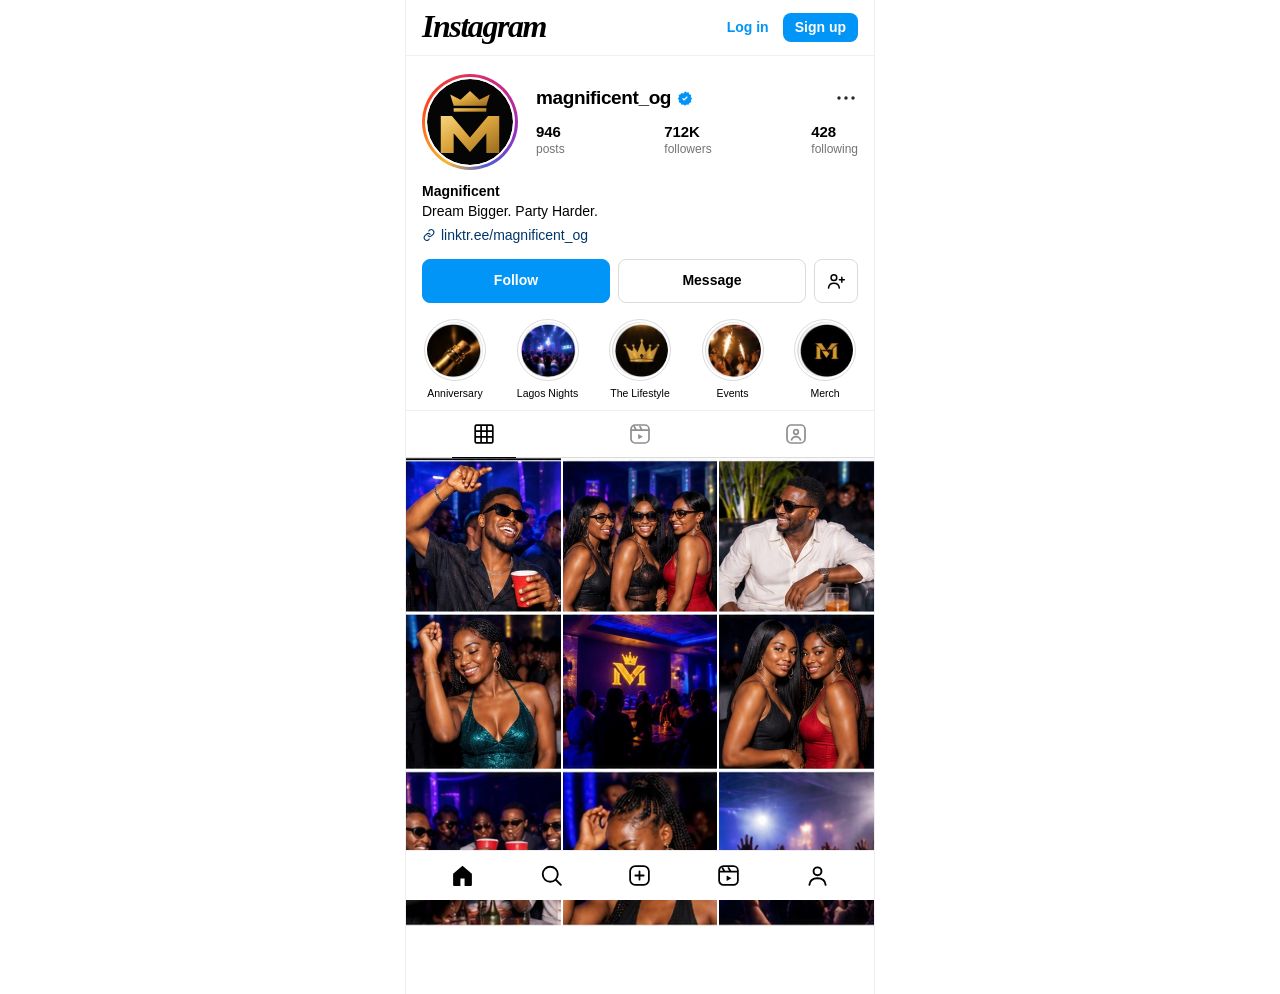
<file: prototypes/instagram/index.html>
<!doctype html>
<html lang="en" data-scene="27">
<head>
  <meta charset="utf-8">
  <meta name="viewport" content="width=device-width, initial-scale=1, viewport-fit=cover">
  <meta name="color-scheme" content="light">
  <meta name="theme-color" content="#ffffff">
  <meta name="robots" content="noindex,nofollow">
  <meta name="format-detection" content="telephone=no">
  <title>Magnificent (@magnificent_og) • Instagram</title>
  <link rel="icon" href="assets/monogram.svg" type="image/svg+xml">
  <script>
    /*
     * Deterministic scene selection:
     *   ?scene=27 -> profile and party grid (default)
     *   ?scene=41 -> Club Extreme post detail
     * The query parameter is removed after the state is captured so production
     * controls never appear in the photographed address bar.
     */
    (function () {
      var params = new URLSearchParams(window.location.search);
      var scene = params.get("scene") === "41" ? "41" : "27";
      document.documentElement.dataset.scene = scene;
      if (params.has("scene")) {
        params.delete("scene");
        var query = params.toString();
        var clean = window.location.pathname + (query ? "?" + query : "") + window.location.hash;
        try {
          window.history.replaceState({ scene: scene }, "", clean);
        } catch (error) {
          /* file:// contexts can reject replaceState; the scene still renders. */
        }
      }
    })();
  </script>
  <style>
    :root {
      color-scheme: light;
      --blue: #0095f6;
      --link: #00376b;
      --ink: #000000;
      --muted: #737373;
      --line: #dbdbdb;
      --line-soft: #efefef;
      --surface: #ffffff;
      --wash: #fafafa;
      --avatar-size: clamp(84px, 23.2vw, 96px);
    }

    * { box-sizing: border-box; }

    html {
      width: 100%;
      background: var(--surface);
      -webkit-text-size-adjust: 100%;
    }

    body {
      width: 100%;
      margin: 0;
      background: var(--surface);
      color: var(--ink);
      font-family: -apple-system, BlinkMacSystemFont, "Segoe UI", Roboto, Helvetica, Arial, sans-serif;
      font-size: 14px;
      line-height: 1.4;
      -webkit-font-smoothing: antialiased;
      -webkit-tap-highlight-color: transparent;
    }

    img, svg { display: block; }
    img { max-width: 100%; }
    button { font: inherit; color: inherit; }
    p { margin: 0; }
    ul { margin: 0; padding: 0; list-style: none; }

    .app {
      width: 100%;
      max-width: 470px;
      margin-inline: auto;
      background: var(--surface);
    }

    .visually-hidden {
      position: absolute !important;
      width: 1px;
      height: 1px;
      padding: 0;
      margin: -1px;
      overflow: hidden;
      clip: rect(0 0 0 0);
      white-space: nowrap;
      border: 0;
    }

    .sprite {
      position: absolute;
      width: 0;
      height: 0;
      overflow: hidden;
    }

    .icon {
      width: 24px;
      height: 24px;
      flex: 0 0 auto;
    }

    .wordmark {
      font-family: "Snell Roundhand", "Apple Chancery", "Segoe Script", "Brush Script MT", cursive;
      font-size: 32px;
      font-style: italic;
      font-weight: 700;
      line-height: .95;
      letter-spacing: -.045em;
      white-space: nowrap;
      transform: translateY(-1px);
    }

    /* ---------- Profile ---------- */

    .view-profile {
      padding-bottom: calc(68px + env(safe-area-inset-bottom, 0px));
      background: var(--surface);
    }

    .ig-topbar {
      position: sticky;
      top: 0;
      z-index: 30;
      display: flex;
      align-items: center;
      justify-content: space-between;
      gap: 12px;
      min-height: 56px;
      padding: calc(env(safe-area-inset-top, 0px) + 7px) 16px 7px;
      background: var(--surface);
      border-bottom: 1px solid var(--line-soft);
    }

    .topbar-auth {
      display: flex;
      align-items: center;
      gap: 14px;
      white-space: nowrap;
    }

    .auth-login {
      color: var(--blue);
      font-size: 14px;
      font-weight: 600;
    }

    .auth-signup {
      padding: 6px 12px;
      border-radius: 8px;
      background: var(--blue);
      color: #ffffff;
      font-size: 14px;
      font-weight: 600;
      line-height: 1.25;
    }

    .profile-header {
      display: grid;
      grid-template-columns: var(--avatar-size) minmax(0, 1fr);
      align-items: center;
      column-gap: 18px;
      padding: 18px 16px 0;
    }

    .avatar-ring {
      width: var(--avatar-size);
      aspect-ratio: 1;
      padding: 3px;
      border-radius: 50%;
      background: conic-gradient(from 210deg, #f7b733, #fc4a1a 22%, #d62976 48%, #962fbf 70%, #4f5bd5 86%, #f7b733);
    }

    .avatar-inner {
      width: 100%;
      height: 100%;
      padding: 2px;
      border-radius: 50%;
      background: var(--surface);
    }

    .avatar-mark {
      width: 100%;
      height: 100%;
      border-radius: 50%;
    }

    .profile-id {
      min-width: 0;
    }

    .profile-id-row {
      display: flex;
      align-items: center;
      gap: 6px;
      min-width: 0;
    }

    .handle {
      min-width: 0;
      overflow: hidden;
      color: var(--ink);
      font-size: clamp(17px, 4.6vw, 19px);
      font-weight: 600;
      line-height: 1.25;
      letter-spacing: -.02em;
      text-overflow: ellipsis;
      white-space: nowrap;
    }

    .verified {
      width: 16px;
      height: 16px;
      flex: 0 0 auto;
    }

    .profile-more {
      width: 24px;
      height: 24px;
      margin-left: auto;
      color: #262626;
    }

    .stats {
      display: flex;
      justify-content: space-between;
      gap: 3px;
      margin-top: 13px;
    }

    .stat {
      display: flex;
      min-width: 0;
      flex-direction: column;
      align-items: flex-start;
    }

    .stat-number {
      font-size: 15px;
      font-weight: 600;
      line-height: 1.25;
      letter-spacing: -.01em;
    }

    .stat-label {
      color: var(--muted);
      font-size: 12px;
      line-height: 1.3;
    }

    .profile-bio {
      padding: 12px 16px 0;
    }

    .display-name {
      font-size: 14px;
      font-weight: 600;
      line-height: 1.35;
    }

    .bio {
      margin-top: 1px;
      font-size: 14px;
      line-height: 1.35;
    }

    .profile-link {
      display: flex;
      align-items: center;
      gap: 5px;
      min-width: 0;
      margin-top: 5px;
      color: var(--link);
      font-size: 14px;
      font-weight: 500;
      line-height: 1.35;
    }

    .profile-link .icon {
      width: 14px;
      height: 14px;
    }

    .profile-link span {
      overflow: hidden;
      text-overflow: ellipsis;
      white-space: nowrap;
    }

    .profile-actions {
      display: flex;
      gap: 8px;
      padding: 14px 16px 0;
    }

    .profile-button {
      display: flex;
      min-height: 44px;
      align-items: center;
      justify-content: center;
      border: 1px solid var(--line);
      border-radius: 8px;
      background: var(--surface);
      font-size: 14px;
      font-weight: 600;
      line-height: 1.2;
    }

    .profile-button.follow {
      flex: 1;
      border-color: var(--blue);
      background: var(--blue);
      color: #ffffff;
      -webkit-text-fill-color: #ffffff;
    }

    .profile-button.message {
      flex: 1;
      border-color: var(--line);
      color: var(--ink);
      -webkit-text-fill-color: var(--ink);
    }

    .profile-button.add-person {
      width: 44px;
      flex: 0 0 44px;
      padding: 0;
      color: var(--ink);
      -webkit-text-fill-color: var(--ink);
    }

    .add-person .icon {
      width: 20px;
      height: 20px;
    }

    button:disabled {
      opacity: 1;
      cursor: default;
    }

    .highlights {
      display: flex;
      justify-content: space-between;
      gap: 6px;
      overflow-x: auto;
      padding: 16px 16px 10px;
      scrollbar-width: none;
    }

    .highlights::-webkit-scrollbar { display: none; }

    .highlight {
      flex: 0 0 66px;
      text-align: center;
      scroll-snap-align: start;
    }

    .highlight-ring {
      display: block;
      width: 62px;
      height: 62px;
      margin-inline: auto;
      padding: 2px;
      border: 1px solid var(--line);
      border-radius: 50%;
      background: var(--surface);
    }

    .highlight-ring img {
      width: 100%;
      height: 100%;
      border-radius: 50%;
      object-fit: cover;
    }

    .highlight-label {
      display: block;
      margin-top: 6px;
      overflow: hidden;
      color: var(--ink);
      font-size: 10.5px;
      line-height: 1.25;
      white-space: nowrap;
      text-overflow: ellipsis;
    }

    .profile-tabs {
      display: flex;
      height: 48px;
      border-top: 1px solid var(--line-soft);
      border-bottom: 1px solid var(--line);
    }

    .profile-tab {
      position: relative;
      display: grid;
      flex: 1;
      place-items: center;
      color: #8e8e8e;
    }

    .profile-tab[aria-current="page"] { color: var(--ink); }

    .profile-tab[aria-current="page"]::after {
      content: "";
      position: absolute;
      left: 50%;
      bottom: -1px;
      width: 64px;
      height: 1px;
      transform: translateX(-50%);
      background: var(--ink);
    }

    .profile-tab .icon {
      width: 24px;
      height: 24px;
    }

    .post-grid {
      display: grid;
      grid-template-columns: repeat(3, minmax(0, 1fr));
      gap: 2px;
    }

    .post-grid li { min-width: 0; }

    .grid-post {
      position: relative;
      display: block;
      width: 100%;
      padding: 0;
      overflow: hidden;
      border: 0;
      background: var(--line-soft);
      line-height: 0;
      cursor: pointer;
    }

    .grid-post img {
      width: 100%;
      height: auto;
      aspect-ratio: 1 / 1;
      object-fit: cover;
      transition: opacity 120ms ease-out;
    }

    .grid-post:focus-visible {
      z-index: 2;
      outline: 2px solid var(--blue);
      outline-offset: -2px;
    }

    @media (hover: hover) and (pointer: fine) {
      .grid-post:hover img { opacity: .92; }
    }

    .bottom-nav {
      position: fixed;
      inset-inline: 0;
      bottom: 0;
      z-index: 40;
      display: flex;
      width: 100%;
      max-width: 470px;
      height: calc(50px + env(safe-area-inset-bottom, 0px));
      margin-inline: auto;
      padding: 0 12px env(safe-area-inset-bottom, 0px);
      align-items: center;
      justify-content: space-around;
      border-top: 1px solid var(--line-soft);
      background: var(--surface);
      pointer-events: none;
    }

    .bottom-nav .icon {
      width: 25px;
      height: 25px;
      color: #000000;
    }

    /* ---------- Post detail ---------- */

    .view-post {
      display: none;
      min-height: 100svh;
      padding-bottom: calc(28px + env(safe-area-inset-bottom, 0px));
      background: var(--surface);
    }

    html[data-scene="41"] .view-profile { display: none; }
    html[data-scene="41"] .view-post { display: block; }

    .post-topbar {
      position: sticky;
      top: 0;
      z-index: 30;
      display: grid;
      grid-template-columns: 1fr auto 1fr;
      min-height: 52px;
      padding: calc(env(safe-area-inset-top, 0px) + 4px) 8px 4px;
      align-items: center;
      gap: 6px;
      border-bottom: 1px solid var(--line-soft);
      background: var(--surface);
    }

    .post-topbar .wordmark {
      justify-self: center;
      font-size: 26px;
    }

    .post-back {
      display: flex;
      min-width: 44px;
      min-height: 44px;
      padding: 0 8px;
      align-items: center;
      gap: 1px;
      justify-self: start;
      border: 0;
      border-radius: 8px;
      background: transparent;
      color: #262626;
      font-size: 15px;
      font-weight: 500;
      line-height: 1;
      cursor: pointer;
    }

    .post-back .icon {
      width: 24px;
      height: 24px;
    }

    .post-back:focus-visible {
      outline: 2px solid var(--blue);
      outline-offset: 2px;
    }

    @media (hover: hover) and (pointer: fine) {
      .post-back:hover { background: var(--wash); }
    }

    .post-topbar-spacer {
      width: 44px;
      justify-self: end;
    }

    .post {
      background: var(--surface);
    }

    .post-head {
      display: flex;
      min-height: 56px;
      padding: 10px 16px;
      align-items: center;
      gap: 10px;
    }

    .post-avatar {
      width: 36px;
      height: 36px;
      flex: 0 0 36px;
      overflow: hidden;
      border-radius: 50%;
      background: #050505;
    }

    .post-avatar .mark {
      width: 100%;
      height: 100%;
    }

    .post-head-copy {
      min-width: 0;
      flex: 1;
    }

    .post-handle {
      display: flex;
      align-items: center;
      gap: 4px;
      font-size: 14px;
      font-weight: 600;
      line-height: 1.25;
    }

    .post-handle .verified {
      width: 14px;
      height: 14px;
    }

    .post-location {
      margin-top: 1px;
      color: var(--muted);
      font-size: 12px;
      line-height: 1.25;
    }

    .post-location[hidden] { display: none; }

    .post-more {
      width: 24px;
      height: 24px;
      flex: 0 0 auto;
      color: #262626;
    }

    .post-media {
      width: 100%;
      height: auto;
      aspect-ratio: 1 / 1;
      object-fit: cover;
      background: var(--line-soft);
    }

    .post-media.is-wide {
      aspect-ratio: 852 / 436;
    }

    .post-actions {
      display: flex;
      padding: 4px 8px;
      align-items: center;
    }

    .post-action {
      display: grid;
      width: 44px;
      height: 44px;
      padding: 0;
      place-items: center;
      border: 0;
      background: transparent;
      color: #262626;
    }

    .post-action .icon {
      width: 24px;
      height: 24px;
    }

    .post-save { margin-left: auto; }

    .post-likes {
      margin: 2px 16px 0;
      font-size: 14px;
      font-weight: 600;
      line-height: 1.4;
    }

    .post-caption {
      margin: 4px 16px 0;
      overflow-wrap: anywhere;
      font-size: 14px;
      line-height: 1.43;
    }

    .post-author { font-weight: 600; }

    .mention {
      color: var(--link);
      font-weight: 500;
    }

    .post-comments {
      margin: 5px 16px 0;
      color: var(--muted);
      font-size: 14px;
      line-height: 1.4;
    }

    .post-time {
      margin: 5px 16px 0;
      color: var(--muted);
      font-size: 11px;
      line-height: 1.4;
    }

    [hidden] { display: none !important; }

    @media (min-width: 600px) {
      .app {
        max-width: 470px;
        border-inline: 1px solid var(--line-soft);
      }
      .bottom-nav { border-inline: 1px solid var(--line-soft); }
    }

    @media (prefers-reduced-motion: reduce) {
      *, *::before, *::after {
        scroll-behavior: auto !important;
        animation-duration: .001ms !important;
        animation-iteration-count: 1 !important;
        transition-duration: 0s !important;
      }
    }
  </style>
</head>
<body>
  <svg class="sprite" xmlns="http://www.w3.org/2000/svg" aria-hidden="true" focusable="false">
    <defs>
      <linearGradient id="markGold" x1="0" y1="0" x2="1" y2="1">
        <stop offset="0" stop-color="#F8D57A"/>
        <stop offset=".48" stop-color="#D9A43C"/>
        <stop offset="1" stop-color="#9A6A1F"/>
      </linearGradient>

      <symbol id="i-mark" viewBox="0 0 100 100">
        <circle cx="50" cy="50" r="50" fill="#050505"/>
        <g fill="url(#markGold)">
          <path d="M31 31 27 18l12 6 11-10 11 10 12-6-4 13z"/>
          <path d="M31 34h38v4H31z"/>
          <path d="M16 86V43h13l21 25 21-25h13v43H69V63L50 85 31 63v23z"/>
        </g>
      </symbol>

      <symbol id="i-verified" viewBox="0 0 24 24">
        <path fill="#0095F6" d="M12 1.7l2.4 1.9 3-.2 1 2.8 2.8 1.3-.5 3 2 2.3-1.8 2.4.5 3-2.8 1.2-1.3 2.8-3-.6-2.3 2-2.4-1.8-3 .5-1.2-2.8-2.8-1.3.6-3-2-2.3 1.8-2.4-.5-3 2.8-1.2L7 4.6l3 .6z"/>
        <path fill="#ffffff" d="M10.6 16.3l-3-3 1.4-1.4 1.6 1.6 4.2-4.2 1.4 1.4z"/>
      </symbol>

      <symbol id="i-more" viewBox="0 0 24 24">
        <g fill="currentColor">
          <circle cx="5" cy="12" r="1.7"/>
          <circle cx="12" cy="12" r="1.7"/>
          <circle cx="19" cy="12" r="1.7"/>
        </g>
      </symbol>

      <symbol id="i-link" viewBox="0 0 24 24">
        <g fill="none" stroke="currentColor" stroke-width="1.8" stroke-linecap="round" stroke-linejoin="round">
          <path d="M10 13.2a4.7 4.7 0 0 0 6.6 0l2.7-2.7a4.7 4.7 0 0 0-6.6-6.6l-1.3 1.3"/>
          <path d="M14 10.8a4.7 4.7 0 0 0-6.6 0l-2.7 2.7a4.7 4.7 0 0 0 6.6 6.6l1.3-1.3"/>
        </g>
      </symbol>

      <symbol id="i-add-person" viewBox="0 0 24 24">
        <g fill="none" stroke="currentColor" stroke-width="1.8" stroke-linecap="round" stroke-linejoin="round">
          <circle cx="9.5" cy="8" r="3.4"/>
          <path d="M3 20.5c.5-3.8 3.1-5.8 6.5-5.8s6 2 6.5 5.8"/>
          <path d="M19 7.5v6M16 10.5h6"/>
        </g>
      </symbol>

      <symbol id="i-grid" viewBox="0 0 24 24">
        <g fill="none" stroke="currentColor" stroke-width="1.7" stroke-linejoin="round">
          <rect x="3.2" y="3.2" width="17.6" height="17.6" rx="1.4"/>
          <path d="M9.1 3.2v17.6M14.9 3.2v17.6M3.2 9.1h17.6M3.2 14.9h17.6"/>
        </g>
      </symbol>

      <symbol id="i-reels" viewBox="0 0 24 24">
        <g fill="none" stroke="currentColor" stroke-width="1.7" stroke-linejoin="round">
          <rect x="3" y="3" width="18" height="18" rx="4.2"/>
          <path d="M3.2 8.2h17.6M8.2 8.2l-2.3-4M14 8.2l-2.3-4"/>
          <path d="M10.2 12.1l4.6 2.6-4.6 2.6z" fill="currentColor" stroke="none"/>
        </g>
      </symbol>

      <symbol id="i-tagged" viewBox="0 0 24 24">
        <g fill="none" stroke="currentColor" stroke-width="1.7" stroke-linejoin="round">
          <rect x="3" y="3" width="18" height="18" rx="4.2"/>
          <circle cx="12" cy="10" r="2.3"/>
          <path d="M7.3 18.5c.8-2.6 2.7-3.9 4.7-3.9s3.9 1.3 4.7 3.9"/>
        </g>
      </symbol>

      <symbol id="i-heart" viewBox="0 0 24 24">
        <path fill="none" stroke="currentColor" stroke-width="1.8" stroke-linejoin="round" d="M20.8 4.7a5.4 5.4 0 0 0-7.7 0L12 5.8l-1.1-1.1a5.4 5.4 0 0 0-7.7 7.6l1.1 1.1L12 21l7.7-7.6 1.1-1.1a5.4 5.4 0 0 0 0-7.6z"/>
      </symbol>

      <symbol id="i-comment" viewBox="0 0 24 24">
        <path fill="none" stroke="currentColor" stroke-width="1.8" stroke-linejoin="round" d="M21 11.5a8.5 8.5 0 0 1-8.5 8.5H6l-3 2V11.5a8.5 8.5 0 0 1 8.5-8.5h1a8.5 8.5 0 0 1 8.5 8.5z"/>
      </symbol>

      <symbol id="i-share" viewBox="0 0 24 24">
        <g fill="none" stroke="currentColor" stroke-width="1.8" stroke-linecap="round" stroke-linejoin="round">
          <path d="M22 2L11 13"/>
          <path d="M22 2l-7 20-4-9-9-4z"/>
        </g>
      </symbol>

      <symbol id="i-bookmark" viewBox="0 0 24 24">
        <path fill="none" stroke="currentColor" stroke-width="1.8" stroke-linejoin="round" d="M6 3.2h12v18l-6-4.2-6 4.2z"/>
      </symbol>

      <symbol id="i-home" viewBox="0 0 24 24">
        <path fill="currentColor" d="M3 10.4L12 2.7l9 7.7V21a1.1 1.1 0 0 1-1.1 1.1H14v-7.3H10v7.3H4.1A1.1 1.1 0 0 1 3 21z"/>
      </symbol>

      <symbol id="i-search" viewBox="0 0 24 24">
        <g fill="none" stroke="currentColor" stroke-width="1.8" stroke-linecap="round">
          <circle cx="10.8" cy="10.8" r="7.2"/>
          <path d="M16.2 16.2L21 21"/>
        </g>
      </symbol>

      <symbol id="i-create" viewBox="0 0 24 24">
        <g fill="none" stroke="currentColor" stroke-width="1.7" stroke-linecap="round" stroke-linejoin="round">
          <rect x="3" y="3" width="18" height="18" rx="5"/>
          <path d="M12 8v8M8 12h8"/>
        </g>
      </symbol>

      <symbol id="i-nav-reels" viewBox="0 0 24 24">
        <g fill="none" stroke="currentColor" stroke-width="1.7" stroke-linejoin="round">
          <rect x="3" y="3" width="18" height="18" rx="4.2"/>
          <path d="M3.2 8.2h17.6M8.2 8.2l-2.3-4M14 8.2l-2.3-4"/>
          <path d="M10.2 12.1l4.6 2.6-4.6 2.6z" fill="currentColor" stroke="none"/>
        </g>
      </symbol>

      <symbol id="i-profile" viewBox="0 0 24 24">
        <g fill="none" stroke="currentColor" stroke-width="1.8" stroke-linecap="round" stroke-linejoin="round">
          <circle cx="12" cy="8" r="3.8"/>
          <path d="M4.2 21c.4-4.1 3.6-6.4 7.8-6.4s7.4 2.3 7.8 6.4"/>
        </g>
      </symbol>

      <symbol id="i-chevron-left" viewBox="0 0 24 24">
        <path fill="none" stroke="currentColor" stroke-width="2" stroke-linecap="round" stroke-linejoin="round" d="M15 4.5L7.5 12l7.5 7.5"/>
      </symbol>
    </defs>
  </svg>

  <div class="app">
    <main>
      <section class="view-profile" data-view="profile" aria-label="Magnificent on Instagram">
        <h1 class="visually-hidden">Magnificent on Instagram</h1>

        <header class="ig-topbar">
          <span class="wordmark" aria-hidden="true">Instagram</span>
          <span class="topbar-auth" aria-hidden="true">
            <span class="auth-login">Log in</span>
            <span class="auth-signup">Sign up</span>
          </span>
        </header>

        <div class="profile-header">
          <div class="avatar-ring" aria-hidden="true">
            <div class="avatar-inner">
              <svg class="avatar-mark" viewBox="0 0 100 100"><use href="#i-mark"/></svg>
            </div>
          </div>

          <div class="profile-id">
            <div class="profile-id-row">
              <span class="handle">magnificent_og</span>
              <svg class="verified" viewBox="0 0 24 24" role="img" aria-label="Verified"><use href="#i-verified"/></svg>
              <svg class="profile-more" viewBox="0 0 24 24" aria-hidden="true"><use href="#i-more"/></svg>
            </div>
            <div class="stats" aria-label="Profile statistics">
              <div class="stat"><span class="stat-number">946</span><span class="stat-label">posts</span></div>
              <div class="stat"><span class="stat-number">712K</span><span class="stat-label">followers</span></div>
              <div class="stat"><span class="stat-number">428</span><span class="stat-label">following</span></div>
            </div>
          </div>
        </div>

        <div class="profile-bio">
          <p class="display-name">Magnificent</p>
          <p class="bio">Dream Bigger. Party Harder.</p>
          <p class="profile-link">
            <svg class="icon" viewBox="0 0 24 24" aria-hidden="true"><use href="#i-link"/></svg>
            <span>linktr.ee/magnificent_og</span>
          </p>
        </div>

        <div class="profile-actions">
          <button class="profile-button follow" type="button" disabled>Follow</button>
          <button class="profile-button message" type="button" disabled>Message</button>
          <button class="profile-button add-person" type="button" aria-label="Add person" disabled>
            <svg class="icon" viewBox="0 0 24 24" aria-hidden="true"><use href="#i-add-person"/></svg>
          </button>
        </div>

        <ul class="highlights" aria-label="Story highlights">
          <li class="highlight">
            <span class="highlight-ring"><img src="assets/highlight-anniversary.jpg" alt="" width="116" height="116" decoding="async"></span>
            <span class="highlight-label">Anniversary</span>
          </li>
          <li class="highlight">
            <span class="highlight-ring"><img src="assets/highlight-lagos-nights.jpg" alt="" width="116" height="116" decoding="async"></span>
            <span class="highlight-label">Lagos Nights</span>
          </li>
          <li class="highlight">
            <span class="highlight-ring"><img src="assets/highlight-the-lifestyle.jpg" alt="" width="116" height="116" decoding="async"></span>
            <span class="highlight-label">The Lifestyle</span>
          </li>
          <li class="highlight">
            <span class="highlight-ring"><img src="assets/highlight-events.jpg" alt="" width="116" height="116" decoding="async"></span>
            <span class="highlight-label">Events</span>
          </li>
          <li class="highlight">
            <span class="highlight-ring"><img src="assets/highlight-merch.jpg" alt="" width="116" height="116" decoding="async"></span>
            <span class="highlight-label">Merch</span>
          </li>
        </ul>

        <nav class="profile-tabs" aria-label="Profile sections">
          <span class="profile-tab" aria-current="page">
            <svg class="icon" viewBox="0 0 24 24" aria-hidden="true"><use href="#i-grid"/></svg>
            <span class="visually-hidden">Posts</span>
          </span>
          <span class="profile-tab">
            <svg class="icon" viewBox="0 0 24 24" aria-hidden="true"><use href="#i-reels"/></svg>
            <span class="visually-hidden">Reels</span>
          </span>
          <span class="profile-tab">
            <svg class="icon" viewBox="0 0 24 24" aria-hidden="true"><use href="#i-tagged"/></svg>
            <span class="visually-hidden">Tagged</span>
          </span>
        </nav>

        <ul class="post-grid" aria-label="Magnificent's posts">
          <li>
            <button class="grid-post" type="button" data-post-id="club-extreme" aria-label="Open post: Magnificent at the club">
              <img src="assets/party-01.jpg" alt="" width="284" height="268" decoding="async">
            </button>
          </li>
          <li>
            <button class="grid-post" type="button" data-post-id="party-02" aria-label="Open post: three women in a blue-lit club">
              <img src="assets/party-02.jpg" alt="" width="280" height="268" decoding="async">
            </button>
          </li>
          <li>
            <button class="grid-post" type="button" data-post-id="party-03" aria-label="Open post: a man in a white shirt at the club">
              <img src="assets/party-03.jpg" alt="" width="283" height="268" decoding="async">
            </button>
          </li>
          <li>
            <button class="grid-post" type="button" data-post-id="party-04" aria-label="Open post: a woman dancing in a green dress">
              <img src="assets/party-04.jpg" alt="" width="284" height="262" decoding="async">
            </button>
          </li>
          <li>
            <button class="grid-post" type="button" data-post-id="party-05" aria-label="Open post: the gold M above the club floor">
              <img src="assets/party-05.jpg" alt="" width="280" height="262" decoding="async">
            </button>
          </li>
          <li>
            <button class="grid-post" type="button" data-post-id="party-06" aria-label="Open post: two women in black and red dresses">
              <img src="assets/party-06.jpg" alt="" width="283" height="262" decoding="async">
            </button>
          </li>
          <li>
            <button class="grid-post" type="button" data-post-id="party-07" aria-label="Open post: friends with red cups at the club">
              <img src="assets/party-07.jpg" alt="" width="284" height="184" decoding="async">
            </button>
          </li>
          <li>
            <button class="grid-post" type="button" data-post-id="party-08" aria-label="Open post: a woman dancing under blue lights">
              <img src="assets/party-08.jpg" alt="" width="280" height="184" decoding="async">
            </button>
          </li>
          <li>
            <button class="grid-post" type="button" data-post-id="party-09" aria-label="Open post: the crowd under the stage lights">
              <img src="assets/party-09.jpg" alt="" width="283" height="184" decoding="async">
            </button>
          </li>
        </ul>

        <div class="bottom-nav" aria-hidden="true">
          <svg class="icon" viewBox="0 0 24 24"><use href="#i-home"/></svg>
          <svg class="icon" viewBox="0 0 24 24"><use href="#i-search"/></svg>
          <svg class="icon" viewBox="0 0 24 24"><use href="#i-create"/></svg>
          <svg class="icon" viewBox="0 0 24 24"><use href="#i-nav-reels"/></svg>
          <svg class="icon" viewBox="0 0 24 24"><use href="#i-profile"/></svg>
        </div>
      </section>

      <section class="view-post" data-view="post" aria-label="Magnificent's post">
        <h1 class="visually-hidden">Magnificent's post</h1>
        <header class="post-topbar">
          <button class="post-back" id="post-back" type="button" aria-label="Back to Magnificent's profile">
            <svg class="icon" viewBox="0 0 24 24" aria-hidden="true"><use href="#i-chevron-left"/></svg>
            <span>Back</span>
          </button>
          <span class="wordmark" aria-hidden="true">Instagram</span>
          <span class="post-topbar-spacer" aria-hidden="true"></span>
        </header>

        <div id="post-host"></div>
      </section>
    </main>
  </div>

  <template id="post-template">
    <article class="post">
      <header class="post-head">
        <span class="post-avatar" aria-hidden="true">
          <svg class="mark" viewBox="0 0 100 100"><use href="#i-mark"/></svg>
        </span>
        <div class="post-head-copy">
          <p class="post-handle">
            <span>magnificent_og</span>
            <svg class="verified" viewBox="0 0 24 24" role="img" aria-label="Verified"><use href="#i-verified"/></svg>
          </p>
          <p class="post-location"></p>
        </div>
        <svg class="post-more" viewBox="0 0 24 24" aria-hidden="true"><use href="#i-more"/></svg>
      </header>

      <img class="post-media" alt="" width="852" height="436" decoding="async">

      <div class="post-actions" role="group" aria-label="Post actions">
        <button class="post-action" type="button" aria-label="Like" disabled>
          <svg class="icon" viewBox="0 0 24 24" aria-hidden="true"><use href="#i-heart"/></svg>
        </button>
        <button class="post-action" type="button" aria-label="Comment" disabled>
          <svg class="icon" viewBox="0 0 24 24" aria-hidden="true"><use href="#i-comment"/></svg>
        </button>
        <button class="post-action" type="button" aria-label="Share" disabled>
          <svg class="icon" viewBox="0 0 24 24" aria-hidden="true"><use href="#i-share"/></svg>
        </button>
        <button class="post-action post-save" type="button" aria-label="Save" disabled>
          <svg class="icon" viewBox="0 0 24 24" aria-hidden="true"><use href="#i-bookmark"/></svg>
        </button>
      </div>

      <p class="post-likes"><strong></strong></p>
      <p class="post-caption">
        <span class="post-author">magnificent_og</span>
        <span class="post-caption-text"></span>
      </p>
      <p class="post-comments"><span></span></p>
      <p class="post-time"><time></time></p>
    </article>
  </template>

  <p class="visually-hidden" id="scene-status" role="status" aria-live="polite"></p>

  <script>
    (function () {
      "use strict";

      var root = document.documentElement;
      var postHost = document.getElementById("post-host");
      var postTemplate = document.getElementById("post-template");
      var backButton = document.getElementById("post-back");
      var status = document.getElementById("scene-status");
      var gridButtons = Array.prototype.slice.call(document.querySelectorAll(".grid-post"));
      var lastTrigger = null;

      var POSTS = {
        "club-extreme": {
          image: "assets/club-extreme.jpg",
          width: 852,
          height: 436,
          wide: true,
          alt: "Magnificent in sunglasses raises a hand while holding a red cup in a crowded club, with a neon EXTREME sign behind him.",
          location: "Club Extreme, Lagos",
          likes: "128,754 likes",
          comments: "View all 3,726 comments",
          time: "2 days ago",
          caption: "This week in honour of our fifth anniversary we do it every night at @ClubExtremeLagos"
        },
        "party-02": {
          image: "assets/party-02.jpg",
          width: 280,
          height: 268,
          alt: "Three women in sunglasses pose together in a blue-lit club."
        },
        "party-03": {
          image: "assets/party-03.jpg",
          width: 283,
          height: 268,
          alt: "A man in a white shirt smiles in a club lounge."
        },
        "party-04": {
          image: "assets/party-04.jpg",
          width: 284,
          height: 262,
          alt: "A woman in a green dress dances in a crowded club."
        },
        "party-05": {
          image: "assets/party-05.jpg",
          width: 280,
          height: 262,
          alt: "A gold M monogram glows above a club table."
        },
        "party-06": {
          image: "assets/party-06.jpg",
          width: 283,
          height: 262,
          alt: "Two women in black and red dresses pose in a club."
        },
        "party-07": {
          image: "assets/party-07.jpg",
          width: 284,
          height: 184,
          alt: "Three friends hold red cups together at a club table."
        },
        "party-08": {
          image: "assets/party-08.jpg",
          width: 280,
          height: 184,
          alt: "A woman in a black halter dress dances under blue club lights."
        },
        "party-09": {
          image: "assets/party-09.jpg",
          width: 283,
          height: 184,
          alt: "A club crowd raises their hands toward the stage lights."
        }
      };

      function captionNode(text) {
        var fragment = document.createDocumentFragment();
        var pieces = text.split(/(@ClubExtremeLagos)/g);
        pieces.forEach(function (piece) {
          if (!piece) return;
          if (piece === "@ClubExtremeLagos") {
            var mention = document.createElement("span");
            mention.className = "mention";
            mention.textContent = piece;
            fragment.appendChild(mention);
          } else {
            fragment.appendChild(document.createTextNode(piece));
          }
        });
        return fragment;
      }

      function buildPost(post) {
        var node = postTemplate.content.firstElementChild.cloneNode(true);
        var image = node.querySelector(".post-media");
        image.src = post.image;
        image.alt = post.alt;
        image.width = post.width;
        image.height = post.height;
        if (post.wide) image.classList.add("is-wide");

        var location = node.querySelector(".post-location");
        if (post.location) {
          location.textContent = post.location;
        } else {
          location.hidden = true;
        }

        var likes = node.querySelector(".post-likes");
        if (post.likes) {
          likes.querySelector("strong").textContent = post.likes;
        } else {
          likes.hidden = true;
        }

        var caption = node.querySelector(".post-caption");
        if (post.caption) {
          caption.querySelector(".post-caption-text").appendChild(captionNode(post.caption));
        } else {
          caption.hidden = true;
        }

        var comments = node.querySelector(".post-comments");
        if (post.comments) {
          comments.querySelector("span").textContent = post.comments;
        } else {
          comments.hidden = true;
        }

        var time = node.querySelector(".post-time");
        if (post.time) {
          time.querySelector("time").textContent = post.time;
        } else {
          time.hidden = true;
        }

        return node;
      }

      function renderPost(post) {
        var fragment = document.createDocumentFragment();
        fragment.appendChild(buildPost(post));
        postHost.replaceChildren(fragment);
      }

      function openPost(id, trigger, options) {
        var post = POSTS[id];
        if (!post) return;
        lastTrigger = trigger || lastTrigger;
        renderPost(post);
        root.dataset.scene = "41";
        if (status) status.textContent = "Showing Magnificent's post.";
        window.scrollTo(0, 0);
        if (!options || options.focus !== false) {
          window.requestAnimationFrame(function () {
            backButton.focus({ preventScroll: true });
          });
        }
      }

      function closePost(options) {
        if (root.dataset.scene !== "41") return;
        root.dataset.scene = "27";
        postHost.replaceChildren();
        if (status) status.textContent = "Showing Magnificent's profile.";
        var target = lastTrigger || gridButtons[0];
        window.scrollTo(0, 0);
        if (!options || options.focus !== false) {
          window.requestAnimationFrame(function () {
            if (target) target.focus();
          });
        }
      }

      gridButtons.forEach(function (button) {
        button.addEventListener("click", function () {
          openPost(button.getAttribute("data-post-id"), button);
        });
      });

      backButton.addEventListener("click", function () {
        closePost();
      });

      document.addEventListener("keydown", function (event) {
        if (event.key === "Escape" && root.dataset.scene === "41") {
          event.preventDefault();
          closePost();
        }
      });

      if (root.dataset.scene === "41") {
        openPost("club-extreme", null, { focus: false });
      } else {
        if (status) status.textContent = "Showing Magnificent's profile.";
      }
    })();
  </script>
</body>
</html>
</file>
